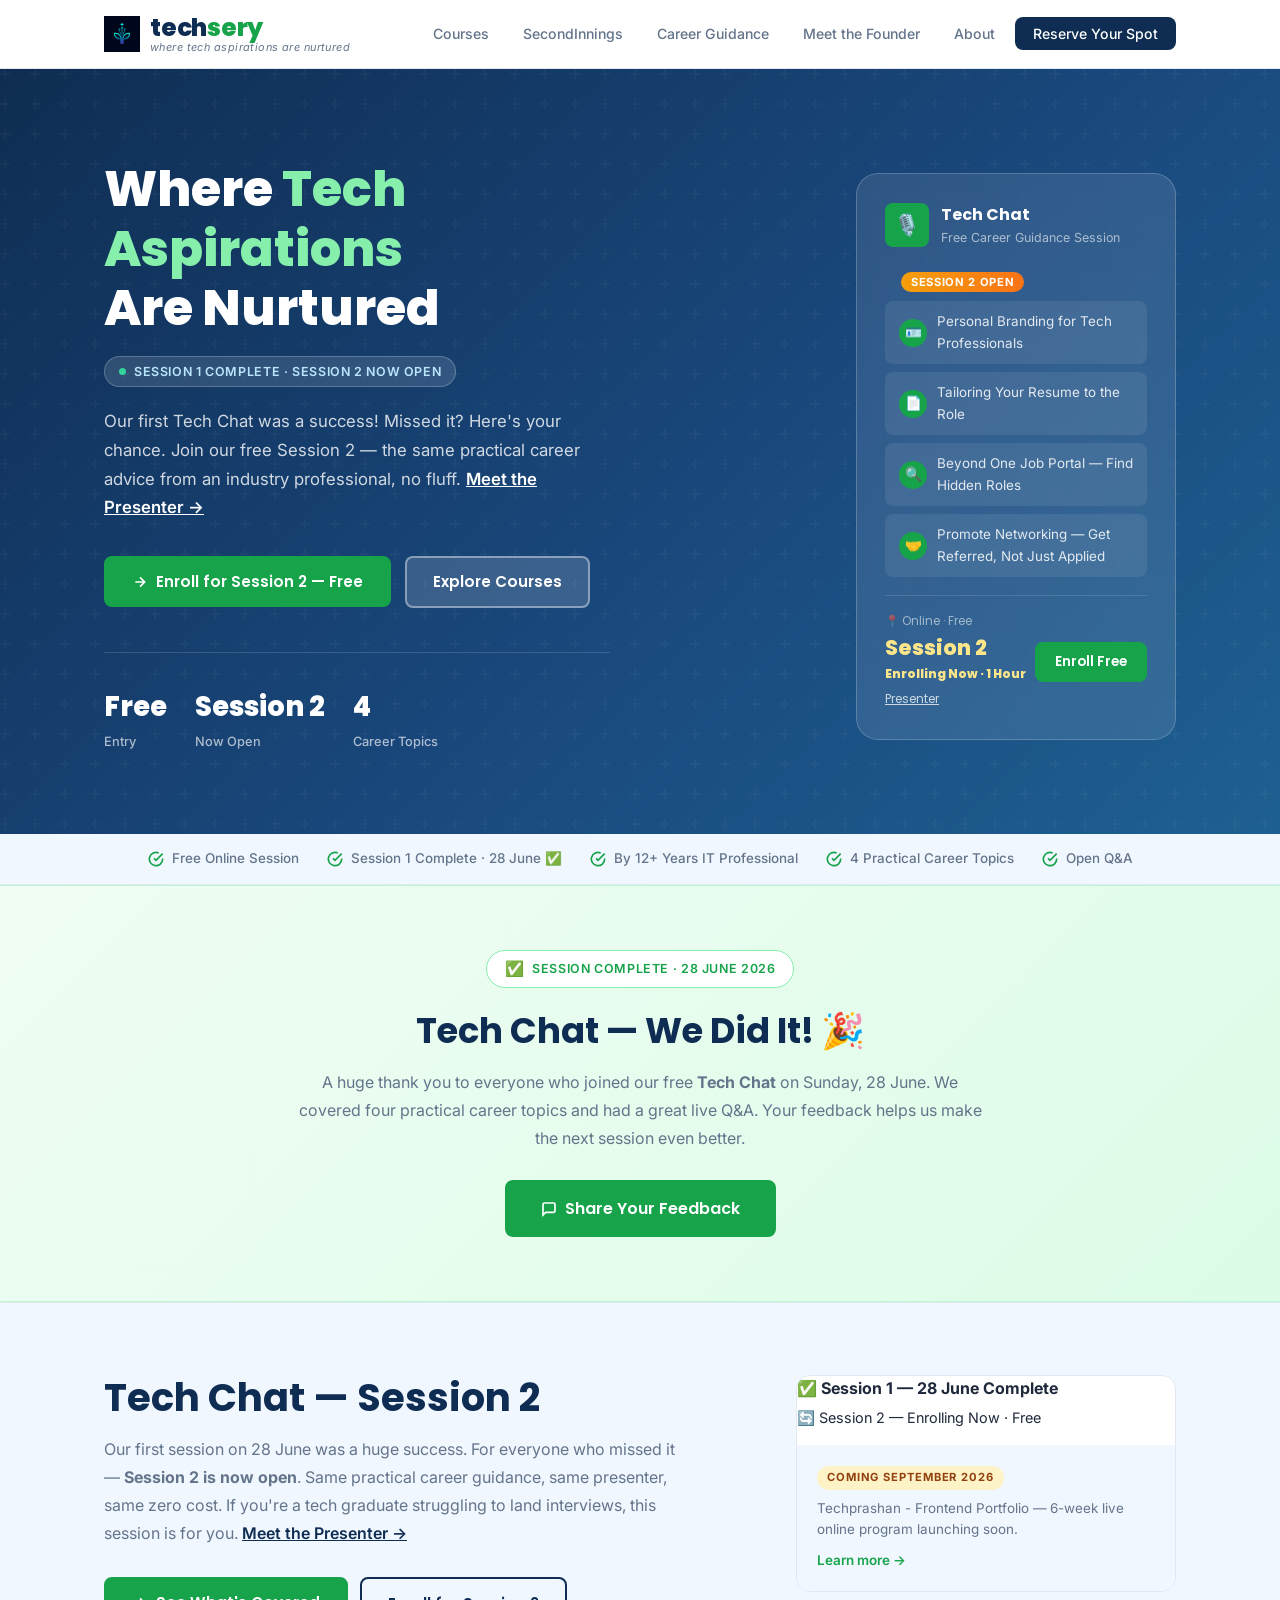
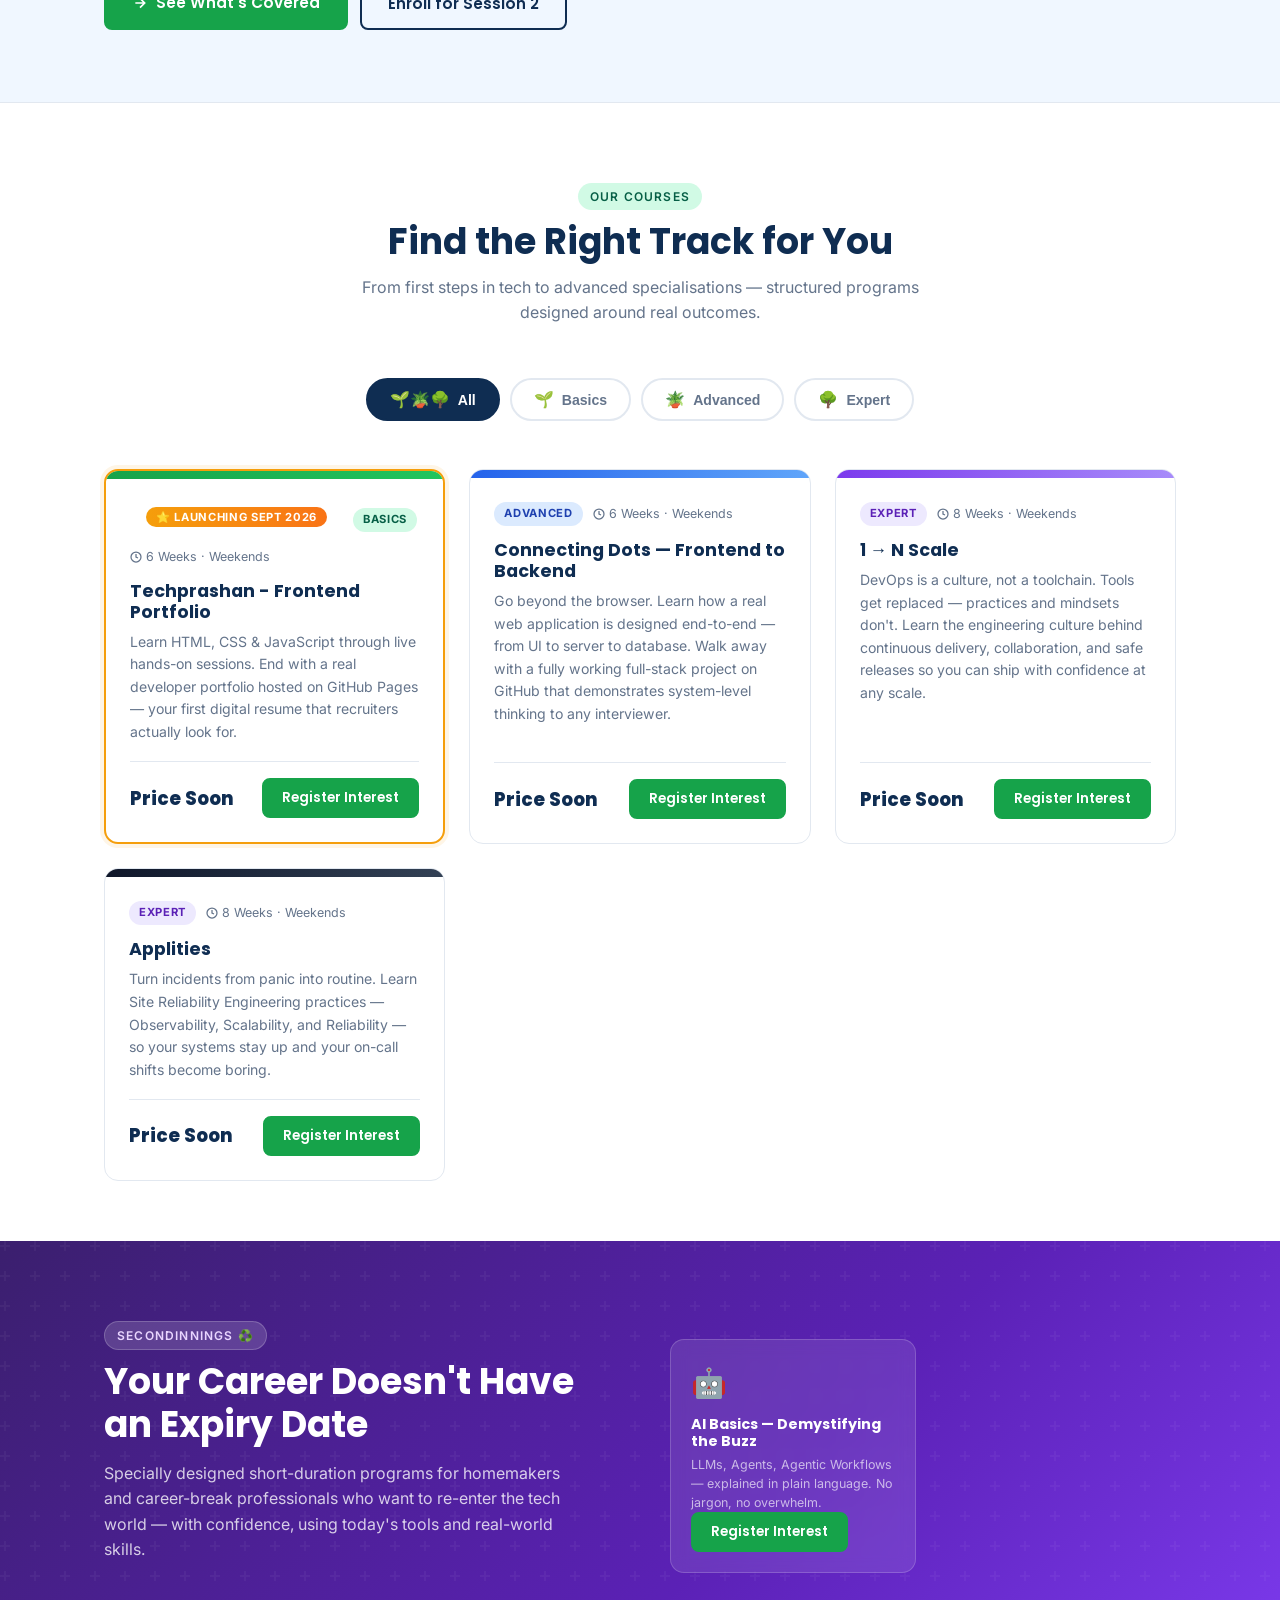
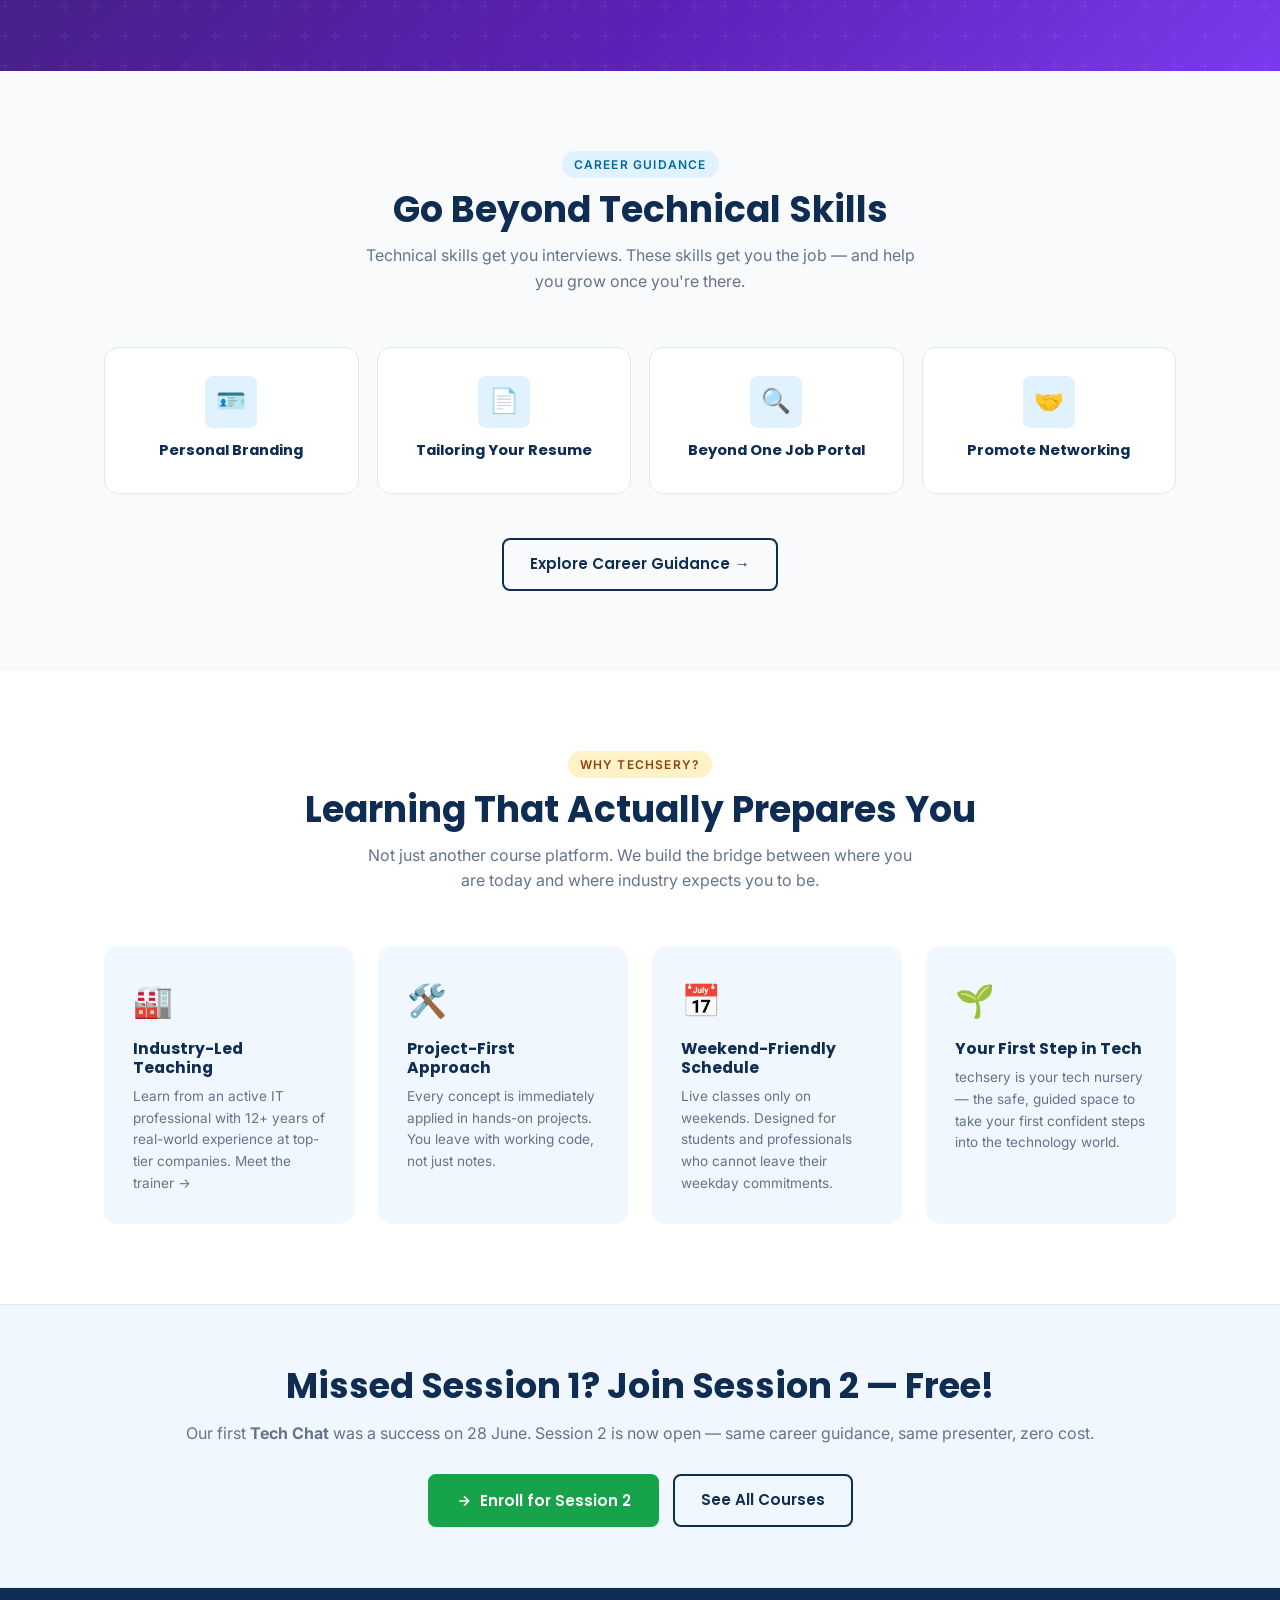
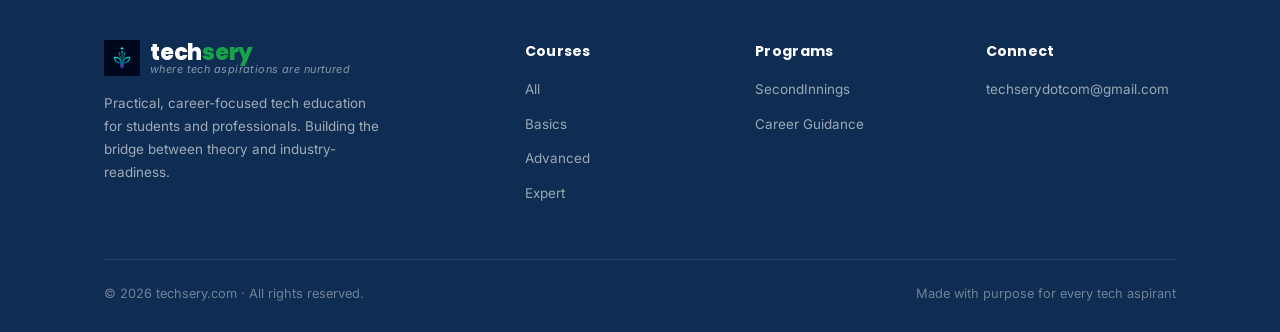
<file: index.html>
<!DOCTYPE html>
<html lang="en">
<head>
  <meta charset="UTF-8" />
  <meta name="viewport" content="width=device-width, initial-scale=1.0" />
  <meta name="description" content="techsery — where tech aspirations are nurtured. Practical, career-focused IT training for students and professionals." />
  <meta property="og:title" content="techsery — where tech aspirations are nurtured" />
  <meta property="og:description" content="Practical, hands-on IT training that bridges the gap between college theory and real-world careers." />
  <meta property="og:type" content="website" />
  <meta property="og:url" content="https://techsery.com" />
  <title>techsery — where tech aspirations are nurtured</title>
  <link rel="icon" type="image/png" href="images/techsery-icon.png" />
  <link rel="preconnect" href="https://fonts.googleapis.com" />
  <link rel="preconnect" href="https://fonts.gstatic.com" crossorigin />
  <link href="https://fonts.googleapis.com/css2?family=Inter:wght@400;500;600&family=Poppins:wght@600;700;800&display=swap" rel="stylesheet" />
  <link rel="stylesheet" href="css/style.css" />
</head>
<body>

  <!-- ======================================================
       NAVIGATION
  ====================================================== -->
  <div id="site-nav"></div>

  <!-- ======================================================
       HERO
  ====================================================== -->
  <header class="hero" aria-labelledby="hero-heading">
    <div class="container">
      <div class="hero-content">
        <h1 id="hero-heading">
          Where <span class="highlight">Tech Aspirations</span><br />
          Are Nurtured
        </h1>
        <span class="cg-session-pill">
          <span class="cg-live-dot"></span>
          SESSION 1 COMPLETE · SESSION 2 NOW OPEN
        </span>
        <p class="hero-sub">
          Our first Tech Chat was a success! Missed it? Here's your chance.
          Join our free Session 2 — the same practical career advice from an
          industry professional, no fluff.
          <a href="founder.html">Meet the Presenter →</a>
        </p>

        <div class="hero-actions">
          <button class="btn btn-primary" onclick="document.getElementById('techChatModal').classList.add('open')">
            <svg width="16" height="16" viewBox="0 0 24 24" fill="none" stroke="currentColor" stroke-width="2.5" aria-hidden="true"><path d="M5 12h14M12 5l7 7-7 7"/></svg>
            Enroll for Session 2 — Free
          </button>
          <a href="#courses" class="btn btn-ghost">Explore Courses</a>
        </div>

        <div class="hero-stats" aria-label="Key highlights">
          <div class="hero-stat">
            <strong>Free</strong>
            <span>Entry</span>
          </div>
          <div class="hero-stat">
            <strong>Session 2</strong>
            <span>Now Open</span>
          </div>
          <div class="hero-stat">
            <strong>4</strong>
            <span>Career Topics</span>
          </div>
        </div>
      </div>

      <!-- Tech Chat session card -->
      <div class="hero-visual" aria-hidden="true">
        <div class="hero-card">
          <div class="hero-card-header">
            <div class="hero-card-icon">🎙️</div>
            <div>
              <div class="hero-card-title">Tech Chat</div>
              <div class="hero-card-sub">Free Career Guidance Session</div>
            </div>
          </div>
          <div style="padding:0 1rem 0.5rem">
            <span class="badge badge-featured">Session 2 Open</span>
          </div>

          <div class="hero-card-week">
            <span class="wk-num">🪪</span>
            Personal Branding for Tech Professionals
          </div>
          <div class="hero-card-week">
            <span class="wk-num">📄</span>
            Tailoring Your Resume to the Role
          </div>
          <div class="hero-card-week">
            <span class="wk-num">🔍</span>
            Beyond One Job Portal — Find Hidden Roles
          </div>
          <div class="hero-card-week">
            <span class="wk-num">🤝</span>
            Promote Networking — Get Referred, Not Just Applied
          </div>
          <div class="hero-card-footer">
            <div class="hero-card-price">
              <span class="label">📍 Online · Free</span>
              <span class="amount">Session 2</span>
              <span class="amount" style="display:block;font-size:0.75rem;">Enrolling Now · 1 Hour</span>
              <a href="founder.html" class="hero-card-presenter-link">Presenter</a>
            </div>
            <button class="btn btn-primary btn-sm" onclick="document.getElementById('techChatModal').classList.add('open')">Enroll Free</button>
          </div>
        </div>
      </div>
    </div>
  </header>

  <!-- ======================================================
       TRUST BAR
  ====================================================== -->
  <div class="trust-bar" aria-label="Session highlights">
    <div class="container">
      <div class="trust-item">
        <svg width="16" height="16" viewBox="0 0 24 24" fill="none" stroke="currentColor" stroke-width="2.5" aria-hidden="true"><path d="M22 11.08V12a10 10 0 1 1-5.93-9.14"/><polyline points="22 4 12 14.01 9 11.01"/></svg>
        Free Online Session
      </div>
      <div class="trust-item">
        <svg width="16" height="16" viewBox="0 0 24 24" fill="none" stroke="currentColor" stroke-width="2.5" aria-hidden="true"><path d="M22 11.08V12a10 10 0 1 1-5.93-9.14"/><polyline points="22 4 12 14.01 9 11.01"/></svg>
        Session 1 Complete · 28 June ✅
      </div>
      <div class="trust-item">
        <svg width="16" height="16" viewBox="0 0 24 24" fill="none" stroke="currentColor" stroke-width="2.5" aria-hidden="true"><path d="M22 11.08V12a10 10 0 1 1-5.93-9.14"/><polyline points="22 4 12 14.01 9 11.01"/></svg>
        By 12+ Years IT Professional
      </div>
      <div class="trust-item">
        <svg width="16" height="16" viewBox="0 0 24 24" fill="none" stroke="currentColor" stroke-width="2.5" aria-hidden="true"><path d="M22 11.08V12a10 10 0 1 1-5.93-9.14"/><polyline points="22 4 12 14.01 9 11.01"/></svg>
        4 Practical Career Topics
      </div>
      <div class="trust-item">
        <svg width="16" height="16" viewBox="0 0 24 24" fill="none" stroke="currentColor" stroke-width="2.5" aria-hidden="true"><path d="M22 11.08V12a10 10 0 1 1-5.93-9.14"/><polyline points="22 4 12 14.01 9 11.01"/></svg>
        Open Q&amp;A
      </div>
    </div>
  </div>

  <!-- ======================================================
       TECH CHAT — FEEDBACK (SESSION COMPLETE)
  ====================================================== -->
  <section class="feedback-section" id="tech-chat-feedback" aria-labelledby="fb-heading">
    <div class="container">
      <div class="fb-inner">
        <div class="fb-badge">
          <span class="fb-check-icon">✅</span>
          <span>Session Complete · 28 June 2026</span>
        </div>
        <h2 id="fb-heading">Tech Chat — We Did It! 🎉</h2>
        <p class="fb-sub">
          A huge thank you to everyone who joined our free <strong>Tech Chat</strong>
          on Sunday, 28 June. We covered four practical career topics and had a
          great live Q&amp;A. Your feedback helps us make the next session even better.
        </p>
        <button class="btn btn-primary fb-cta" onclick="document.getElementById('feedbackModal').classList.add('open')">
          <svg width="16" height="16" viewBox="0 0 24 24" fill="none" stroke="currentColor" stroke-width="2.5" aria-hidden="true"><path d="M21 15a2 2 0 0 1-2 2H7l-4 4V5a2 2 0 0 1 2-2h14a2 2 0 0 1 2 2z"/></svg>
          Share Your Feedback
        </button>
      </div>
    </div>
  </section>

  <!-- ======================================================
       TECH CHAT SESSION
  ====================================================== -->
  <section class="tech-chat-session" id="tech-chat-session" aria-labelledby="ls-heading">
    <div class="container">
      <div class="ls-inner">

        <div class="ls-content">
          <h2 id="ls-heading">Tech Chat — Session 2</h2>
          <p class="ls-lead">
            Our first session on 28 June was a huge success. For everyone who
            missed it — <strong>Session 2 is now open</strong>. Same practical career guidance,
            same presenter, same zero cost. If you're a tech graduate struggling
            to land interviews, this session is for you. <a href="founder.html">Meet the Presenter →</a>
          </p>

          <div class="ls-actions">
            <a href="career-guidance.html" class="btn btn-primary">
              <svg width="16" height="16" viewBox="0 0 24 24" fill="none" stroke="currentColor" stroke-width="2.5" aria-hidden="true"><path d="M5 12h14M12 5l7 7-7 7"/></svg>
              See What's Covered
            </a>
            <button class="btn btn-outline ls-btn-outline" onclick="document.getElementById('techChatModal').classList.add('open')">
              Enroll for Session 2
            </button>
          </div>
        </div>

        <div class="ls-details-panel" aria-label="Event details">
          <div class="ls-detail-card">
            <div class="ls-event-meta" style="margin-bottom:1rem;">
              <p style="margin:0 0 0.25rem;"><strong>✅ Session 1 — 28 June Complete</strong></p>
              <p style="margin:0;font-size:0.9rem;">🔄 Session 2 — Enrolling Now · Free</p>
            </div>
            <div class="ls-bootcamp-teaser">
              <span class="ls-teaser-label">Coming September 2026</span>
              <p>Techprashan - Frontend Portfolio — 6-week live online program launching soon.</p>
              <a href="#featured-course">Learn more →</a>
            </div>
          </div>
        </div>

      </div>
    </div>
  </section>

  <!-- ======================================================
       COURSES SECTION
  ====================================================== -->
  <section class="courses-section" id="courses" aria-labelledby="courses-heading">
    <div class="container">
      <div class="section-header">
        <span class="section-label" style="background:#d1fae5;color:#065f46;">Our Courses</span>
        <h2 class="section-title" id="courses-heading">Find the Right Track for You</h2>
        <p class="section-sub">
          From first steps in tech to advanced specialisations — structured programs
          designed around real outcomes.
        </p>
      </div>

      <!-- Category filter tabs -->
      <div class="category-tabs" role="tablist" aria-label="Course categories">
        <button class="cat-tab active" role="tab" aria-selected="true" data-filter="all">
          <span class="cat-icon">🌱🪴🌳</span> All
        </button>
        <button class="cat-tab" role="tab" aria-selected="false" data-filter="basics">
          <span class="cat-icon">🌱</span> Basics
        </button>
        <button class="cat-tab" role="tab" aria-selected="false" data-filter="advanced">
          <span class="cat-icon">🪴</span> Advanced
        </button>
        <button class="cat-tab" role="tab" aria-selected="false" data-filter="expert">
          <span class="cat-icon">🌳</span> Expert
        </button>
      </div>

      <!-- Course cards -->
      <div class="courses-grid" role="list">

        <!-- ── Featured: Techprashan - Frontend Portfolio ── -->
        <article class="course-card featured" role="listitem" id="featured-course" data-category="basics">
          <div class="course-card-banner" style="background:linear-gradient(90deg,#16a34a,#22c55e);"></div>
          <div class="course-card-body">
            <div class="course-meta">
              <div style="padding:0 1rem 0.5rem">
                <span class="badge badge-featured">⭐ Launching Sept 2026</span>
              </div>
              <span class="badge badge-basics">Basics</span>
              <span class="course-duration">
                <svg width="12" height="12" viewBox="0 0 24 24" fill="none" stroke="currentColor" stroke-width="2.5" aria-hidden="true"><circle cx="12" cy="12" r="10"/><polyline points="12 6 12 12 16 14"/></svg>
                6 Weeks · Weekends
              </span>
            </div>
            <h3>Techprashan - Frontend Portfolio</h3>
            <p>
              Learn HTML, CSS &amp; JavaScript through live hands-on sessions. End with
              a real developer portfolio hosted on GitHub Pages — your first digital
              resume that recruiters actually look for.
            </p>
            <div class="course-card-footer">
              <div class="course-price">Price Soon</div>
              <button class="btn btn-primary btn-sm" onclick="document.getElementById('interestModal').classList.add('open')">Register Interest</button>
            </div>
          </div>
        </article>

        <!-- ── Advanced: Connecting Dots ── -->
        <article class="course-card" role="listitem" data-category="advanced">
          <div class="course-card-banner" style="background:linear-gradient(90deg,#2563eb,#60a5fa);"></div>
          <div class="course-card-body">
            <div class="course-meta">
              <span class="badge badge-advanced">Advanced</span>
              <span class="course-duration">
                <svg width="12" height="12" viewBox="0 0 24 24" fill="none" stroke="currentColor" stroke-width="2.5" aria-hidden="true"><circle cx="12" cy="12" r="10"/><polyline points="12 6 12 12 16 14"/></svg>
                6 Weeks · Weekends
              </span>
            </div>
            <h3>Connecting Dots — Frontend to Backend</h3>
            <p>
              Go beyond the browser. Learn how a real web application is designed
              end-to-end — from UI to server to database. Walk away with a fully
              working full-stack project on GitHub that demonstrates system-level
              thinking to any interviewer.
            </p>
            <div class="course-card-footer">
              <div class="course-price">Price Soon</div>
              <button class="btn btn-primary btn-sm" onclick="document.getElementById('connectingDotsModal').classList.add('open')">Register Interest</button>
            </div>
          </div>
        </article>

        <!-- ── Expert: 1 → N Scale ── -->
        <article class="course-card" role="listitem" data-category="expert">
          <div class="course-card-banner" style="background:linear-gradient(90deg,#7c3aed,#a78bfa);"></div>
          <div class="course-card-body">
            <div class="course-meta">
              <span class="badge badge-expert">Expert</span>
              <span class="course-duration">
                <svg width="12" height="12" viewBox="0 0 24 24" fill="none" stroke="currentColor" stroke-width="2.5" aria-hidden="true"><circle cx="12" cy="12" r="10"/><polyline points="12 6 12 12 16 14"/></svg>
                8 Weeks · Weekends
              </span>
            </div>
            <h3>1 &#8594; N Scale</h3>
            <p>
              DevOps is a culture, not a toolchain. Tools get replaced — practices
              and mindsets don't. Learn the engineering culture behind continuous
              delivery, collaboration, and safe releases so you can ship with
              confidence at any scale.
            </p>
            <div class="course-card-footer">
              <div class="course-price">Price Soon</div>
              <button class="btn btn-primary btn-sm" onclick="document.getElementById('devopsModal').classList.add('open')">Register Interest</button>
            </div>
          </div>
        </article>

        <!-- ── Expert: Applities → SRE ── -->
        <article class="course-card" role="listitem" data-category="expert">
          <div class="course-card-banner" style="background:linear-gradient(90deg,#0f172a,#334155);"></div>
          <div class="course-card-body">
            <div class="course-meta">
              <span class="badge badge-expert">Expert</span>
              <span class="course-duration">
                <svg width="12" height="12" viewBox="0 0 24 24" fill="none" stroke="currentColor" stroke-width="2.5" aria-hidden="true"><circle cx="12" cy="12" r="10"/><polyline points="12 6 12 12 16 14"/></svg>
                8 Weeks · Weekends
              </span>
            </div>
            <h3>Applities</h3>
            <p>
              Turn incidents from panic into routine. Learn Site Reliability
              Engineering practices — Observability, Scalability, and Reliability —
              so your systems stay up and your on-call shifts become boring.
            </p>
            <div class="course-card-footer">
              <div class="course-price">Price Soon</div>
              <button class="btn btn-primary btn-sm" onclick="document.getElementById('sreModal').classList.add('open')">Register Interest</button>
            </div>
          </div>
        </article>

        <!-- Empty state -->
        <div class="courses-empty" id="coursesEmpty" style="display:none;">
          <p>🛠️ Course content is being prepared for you. Check back soon!</p>
        </div>

      </div>
    </div>
  </section>

  <!-- ======================================================
       SECOND INNINGS SECTION
  ====================================================== -->
  <section class="second-innings" id="second-innings" aria-labelledby="si-heading">
    <div class="container">
      <div class="si-text">
        <span class="section-label si-label">SecondInnings ♻️</span>
        <h2 class="section-title si-title" id="si-heading">
          Your Career Doesn't Have an Expiry Date
        </h2>
        <p class="si-sub">
          Specially designed short-duration programs for homemakers and career-break
          professionals who want to re-enter the tech world — with confidence, using
          today's tools and real-world skills.
        </p>
      </div>

      <div class="si-cards" aria-label="SecondInnings courses">
        <div class="si-card">
          <div class="si-card-icon">🤖</div>
          <h4>AI Basics — Demystifying the Buzz</h4>
          <p>LLMs, Agents, Agentic Workflows — explained in plain language. No jargon, no overwhelm.</p>
          <button class="btn btn-primary btn-sm" onclick="document.getElementById('aiBasicsModal').classList.add('open')">Register Interest</button>
        </div>
      </div>
    </div>
  </section>

  <!-- ======================================================
       CAREER GUIDANCE SECTION
  ====================================================== -->
  <section class="career-section" id="career-guidance" aria-labelledby="cg-heading">
    <div class="container">
      <div class="section-header">
        <span class="section-label" style="background:#e0f2fe;color:#0369a1;">Career Guidance</span>
        <h2 class="section-title" id="cg-heading">Go Beyond Technical Skills</h2>
        <p class="section-sub">
          Technical skills get you interviews. These skills get you the job — and
          help you grow once you're there.
        </p>
      </div>

      <div class="career-grid" aria-label="Career guidance modules">
        <a href="career-guidance.html#personal-branding" class="career-card">
          <div class="career-icon">🪪</div>
          <h4>Personal Branding</h4>
        </a>
        <a href="career-guidance.html#resume-tailoring" class="career-card">
          <div class="career-icon">📄</div>
          <h4>Tailoring Your Resume</h4>
        </a>
        <a href="career-guidance.html#job-portals" class="career-card">
          <div class="career-icon">🔍</div>
          <h4>Beyond One Job Portal</h4>
        </a>
        <a href="career-guidance.html#networking" class="career-card">
          <div class="career-icon">🤝</div>
          <h4>Promote Networking</h4>
        </a>

      </div>

      <div class="career-cta">
        <a href="career-guidance.html" class="btn btn-outline">Explore Career Guidance →</a>
      </div>
    </div>
  </section>

  <!-- ======================================================
       WHY TECHSERY
  ====================================================== -->
  <section class="why-section" id="why-techsery" aria-labelledby="why-heading">
    <div class="container">
      <div class="section-header">
        <span class="section-label" style="background:#fef3c7;color:#92400e;">Why techsery?</span>
        <h2 class="section-title" id="why-heading">Learning That Actually Prepares You</h2>
        <p class="section-sub">
          Not just another course platform. We build the bridge between where you
          are today and where industry expects you to be.
        </p>
      </div>

      <div class="why-grid">
        <div class="why-card">
          <div class="why-icon">🏭</div>
          <h4>Industry-Led Teaching</h4>
          <p>Learn from an active IT professional with 12+ years of real-world experience at top-tier companies.
             <a href="founder.html">Meet the trainer →</a></p>
        </div>
        <div class="why-card">
          <div class="why-icon">🛠️</div>
          <h4>Project-First Approach</h4>
          <p>Every concept is immediately applied in hands-on projects. You leave
             with working code, not just notes.</p>
        </div>
        <div class="why-card">
          <div class="why-icon">📅</div>
          <h4>Weekend-Friendly Schedule</h4>
          <p>Live classes only on weekends. Designed for students and professionals
             who cannot leave their weekday commitments.</p>
        </div>
        <div class="why-card">
          <div class="why-icon">🌱</div>
          <h4>Your First Step in Tech</h4>
          <p>techsery is your tech nursery — the safe, guided space to take your
             first confident steps into the technology world.</p>
        </div>
      </div>
    </div>
  </section>

  <!-- ======================================================
       CTA BANNER
  ====================================================== -->
  <section class="cta-banner" aria-labelledby="cta-heading">
    <div class="container">
      <h2 id="cta-heading">Missed Session 1? Join Session 2 — Free!</h2>
      <p>
        Our first <strong>Tech Chat</strong> was a success on 28 June.
        Session 2 is now open — same career guidance, same presenter, zero cost.
      </p>
      <div class="cta-actions">
        <button class="btn btn-primary" onclick="document.getElementById('techChatModal').classList.add('open')">
          <svg width="16" height="16" viewBox="0 0 24 24" fill="none" stroke="currentColor" stroke-width="2.5" aria-hidden="true"><path d="M5 12h14M12 5l7 7-7 7"/></svg>
          Enroll for Session 2
        </button>
        <a href="#courses" class="btn btn-outline">See All Courses</a>
      </div>
    </div>
  </section>

  <!-- ======================================================
       FOOTER
  ====================================================== -->
  <div id="site-footer"></div>

  <!-- ======================================================
       SCRIPT — Shared components + category filter
  ====================================================== -->
  <script src="js/components.js"></script>
  <script>
    // ── Course category filter tabs ──
    const catTabs    = document.querySelectorAll('.cat-tab');
    const courseCards = document.querySelectorAll('.courses-grid .course-card');

    catTabs.forEach(tab => {
      tab.addEventListener('click', () => {
        // Update tab state
        catTabs.forEach(t => {
          t.classList.remove('active');
          t.setAttribute('aria-selected', 'false');
        });
        tab.classList.add('active');
        tab.setAttribute('aria-selected', 'true');

        const filter = tab.dataset.filter;

        // Show / hide cards
        let visible = 0;
        courseCards.forEach(card => {
          if (filter === 'all' || card.dataset.category === filter) {
            card.style.display = '';
            card.style.animation = 'fadeIn .3s ease forwards';
            visible++;
          } else {
            card.style.display = 'none';
          }
        });

        // Show empty state when no cards match
        document.getElementById('coursesEmpty').style.display = visible === 0 ? '' : 'none';
      });
    });

    // ── Activate filter from URL param (e.g. ?filter=basics) ──
    const urlFilter = new URLSearchParams(window.location.search).get('filter');
    if (urlFilter) {
      const targetTab = document.querySelector('.cat-tab[data-filter="' + urlFilter + '"]');
      if (targetTab) { targetTab.click(); }
    }
  </script>

  <style>
    @keyframes fadeIn {
      from { opacity: 0; transform: translateY(8px); }
      to   { opacity: 1; transform: translateY(0); }
    }
  </style>

  <!-- ======================================================
       TECH CHAT ENROLLMENT MODAL
  ====================================================== -->
  <div class="modal-overlay" id="techChatModal" role="dialog" aria-modal="true" aria-labelledby="techChatModalTitle">
    <div class="modal-box">
      <div class="modal-header">
        <h2 id="techChatModalTitle">Enroll for Session 2 — Tech Chat</h2>
        <button class="modal-close" onclick="document.getElementById('techChatModal').classList.remove('open')" aria-label="Close modal">&times;</button>
      </div>
      <div class="modal-batch-notice" role="note">
        <span class="batch-icon">✅</span>
        <p><strong>Session 1 was a success on 28 June!</strong> Session 2 is now open for everyone who missed it. Sessions are capped at 20 seats — <strong>enroll now to secure your spot.</strong></p>
      </div>
      <div class="modal-loader" id="techChatFormLoader">
        <div class="modal-spinner"></div>
        <p>Loading form&hellip;</p>
      </div>
      <iframe
        src="https://docs.google.com/forms/d/e/1FAIpQLSf1AuiK_y97QD5kKgovoYYYQsAbdeGdjlh0hVMuYjYq0dOFMg/viewform?embedded=true"
        id="techChatFormIframe"
        width="100%"
        height="700"
        frameborder="0"
        marginheight="0"
        marginwidth="0"
        title="Tech Chat Enrollment Form"
        style="display:none"
        onload="document.getElementById('techChatFormLoader').style.display='none'; this.style.display='block';">Loading&hellip;</iframe>
    </div>
  </div>

  <!-- ======================================================
       REGISTER INTEREST MODAL
  ====================================================== -->
  <div class="modal-overlay" id="interestModal" role="dialog" aria-modal="true" aria-labelledby="modalTitle">
    <div class="modal-box">
      <div class="modal-header">
        <h2 id="modalTitle">Register Interest — Techprashan - Frontend Portfolio</h2>
        <button class="modal-close" onclick="document.getElementById('interestModal').classList.remove('open')" aria-label="Close modal">&times;</button>
      </div>
      <div class="modal-loader" id="formLoader">
        <div class="modal-spinner"></div>
        <p>Loading form&hellip;</p>
      </div>
      <iframe
        src="https://docs.google.com/forms/d/e/1FAIpQLSd2NSrIZM_IWFO4gRy56DG_UtGu91vDkzZFvsgvsNdF11oqsA/viewform?embedded=true"
        id="interestFormIframe"
        width="100%"
        height="700"
        frameborder="0"
        marginheight="0"
        marginwidth="0"
        title="Register Interest Form"
        style="display:none"
        onload="document.getElementById('formLoader').style.display='none'; this.style.display='block';">Loading&hellip;</iframe>
    </div>
  </div>

  <!-- ======================================================
       SRE (APPLITIES → SRE) REGISTER INTEREST MODAL
  ====================================================== -->
  <div class="modal-overlay" id="sreModal" role="dialog" aria-modal="true" aria-labelledby="sreModalTitle">
    <div class="modal-box">
      <div class="modal-header">
        <h2 id="sreModalTitle">Register Interest — Applities &#8594; SRE</h2>
        <button class="modal-close" onclick="document.getElementById('sreModal').classList.remove('open')" aria-label="Close modal">&times;</button>
      </div>
      <div class="modal-loader" id="sreFormLoader">
        <div class="modal-spinner"></div>
        <p>Loading form&hellip;</p>
      </div>
      <iframe
        src="https://docs.google.com/forms/d/e/1FAIpQLScYF1RtclwMhn8v6r4dukyYfflILkAecXz9mNdJFXiZZmByDg/viewform?embedded=true"
        id="sreFormIframe"
        width="100%"
        height="700"
        frameborder="0"
        marginheight="0"
        marginwidth="0"
        title="Applities to SRE Register Interest Form"
        style="display:none"
        onload="document.getElementById('sreFormLoader').style.display='none'; this.style.display='block';">Loading&hellip;</iframe>
    </div>
  </div>

  <!-- ======================================================
       DEVOPS (1 → N SCALE) REGISTER INTEREST MODAL
  ====================================================== -->
  <div class="modal-overlay" id="devopsModal" role="dialog" aria-modal="true" aria-labelledby="devopsModalTitle">
    <div class="modal-box">
      <div class="modal-header">
        <h2 id="devopsModalTitle">Register Interest — 1 &#8594; N Scale</h2>
        <button class="modal-close" onclick="document.getElementById('devopsModal').classList.remove('open')" aria-label="Close modal">&times;</button>
      </div>
      <div class="modal-loader" id="devopsFormLoader">
        <div class="modal-spinner"></div>
        <p>Loading form&hellip;</p>
      </div>
      <iframe
        src="https://docs.google.com/forms/d/e/1FAIpQLScFOS_igOWlRHlgqVXoUxEj9ASATqdUfkpp-piH3JFqKnP2BQ/viewform?embedded=true"
        id="devopsFormIframe"
        width="100%"
        height="700"
        frameborder="0"
        marginheight="0"
        marginwidth="0"
        title="1 to N Scale Register Interest Form"
        style="display:none"
        onload="document.getElementById('devopsFormLoader').style.display='none'; this.style.display='block';">Loading&hellip;</iframe>
    </div>
  </div>

  <!-- ======================================================
       CONNECTING DOTS REGISTER INTEREST MODAL
  ====================================================== -->
  <div class="modal-overlay" id="connectingDotsModal" role="dialog" aria-modal="true" aria-labelledby="connectingDotsModalTitle">
    <div class="modal-box">
      <div class="modal-header">
        <h2 id="connectingDotsModalTitle">Register Interest — Connecting Dots</h2>
        <button class="modal-close" onclick="document.getElementById('connectingDotsModal').classList.remove('open')" aria-label="Close modal">&times;</button>
      </div>
      <div class="modal-loader" id="connectingDotsFormLoader">
        <div class="modal-spinner"></div>
        <p>Loading form&hellip;</p>
      </div>
      <iframe
        src="https://docs.google.com/forms/d/e/1FAIpQLSfVHQtbOzj3T-nqljWJQc27Lb6FzakTXbwIxmW9TgxDuJGa1w/viewform?embedded=true"
        id="connectingDotsFormIframe"
        width="100%"
        height="700"
        frameborder="0"
        marginheight="0"
        marginwidth="0"
        title="Connecting Dots Register Interest Form"
        style="display:none"
        onload="document.getElementById('connectingDotsFormLoader').style.display='none'; this.style.display='block';">Loading&hellip;</iframe>
    </div>
  </div>

  <!-- ======================================================
       AI BASICS REGISTER INTEREST MODAL
  ====================================================== -->
  <div class="modal-overlay" id="aiBasicsModal" role="dialog" aria-modal="true" aria-labelledby="aiBasicsModalTitle">
    <div class="modal-box">
      <div class="modal-header">
        <h2 id="aiBasicsModalTitle">Register Interest — AI Basics</h2>
        <button class="modal-close" onclick="document.getElementById('aiBasicsModal').classList.remove('open')" aria-label="Close modal">&times;</button>
      </div>
      <div class="modal-loader" id="aiBasicsFormLoader">
        <div class="modal-spinner"></div>
        <p>Loading form&hellip;</p>
      </div>
      <iframe
        src="https://docs.google.com/forms/d/e/1FAIpQLSf_5gGs7QFr8C3uAUpn9eOQnZPuhVRYc0OwrxQ82a2x8tqxDw/viewform?embedded=true"
        id="aiBasicsFormIframe"
        width="100%"
        height="700"
        frameborder="0"
        marginheight="0"
        marginwidth="0"
        title="AI Basics Register Interest Form"
        style="display:none"
        onload="document.getElementById('aiBasicsFormLoader').style.display='none'; this.style.display='block';">Loading&hellip;</iframe>
    </div>
  </div>

  <!-- ======================================================
       TECH CHAT FEEDBACK MODAL
  ====================================================== -->
  <div class="modal-overlay" id="feedbackModal" role="dialog" aria-modal="true" aria-labelledby="feedbackModalTitle">
    <div class="modal-box">
      <div class="modal-header">
        <h2 id="feedbackModalTitle">Tech Chat Feedback — 28 June 2026</h2>
        <button class="modal-close" onclick="document.getElementById('feedbackModal').classList.remove('open')" aria-label="Close modal">&times;</button>
      </div>
      <div class="modal-loader" id="feedbackFormLoader">
        <div class="modal-spinner"></div>
        <p>Loading form&hellip;</p>
      </div>
      <iframe
        src="https://docs.google.com/forms/d/e/1FAIpQLScZZ1tnq1HzCxFEQGjZwFlnCgh-BpApjCbWbA3uafLCGKqN6w/viewform?embedded=true"
        id="feedbackFormIframe"
        width="100%"
        height="700"
        frameborder="0"
        marginheight="0"
        marginwidth="0"
        title="Tech Chat Feedback Form"
        style="display:none"
        onload="document.getElementById('feedbackFormLoader').style.display='none'; this.style.display='block';">Loading&hellip;</iframe>
    </div>
  </div>

  <script>
    // Close modals on backdrop click
    ['techChatModal', 'interestModal', 'connectingDotsModal', 'devopsModal', 'sreModal', 'aiBasicsModal', 'feedbackModal'].forEach(function(id) {
      document.getElementById(id).addEventListener('click', function(e) {
        if (e.target === this) this.classList.remove('open');
      });
    });
    // Close modals on Escape key
    document.addEventListener('keydown', function(e) {
      if (e.key === 'Escape') {
        document.getElementById('techChatModal').classList.remove('open');
        document.getElementById('interestModal').classList.remove('open');
        document.getElementById('connectingDotsModal').classList.remove('open');
        document.getElementById('devopsModal').classList.remove('open');
        document.getElementById('sreModal').classList.remove('open');
        document.getElementById('aiBasicsModal').classList.remove('open');
        document.getElementById('feedbackModal').classList.remove('open');
      }
    });
  </script>

</body>
</html>
</file>
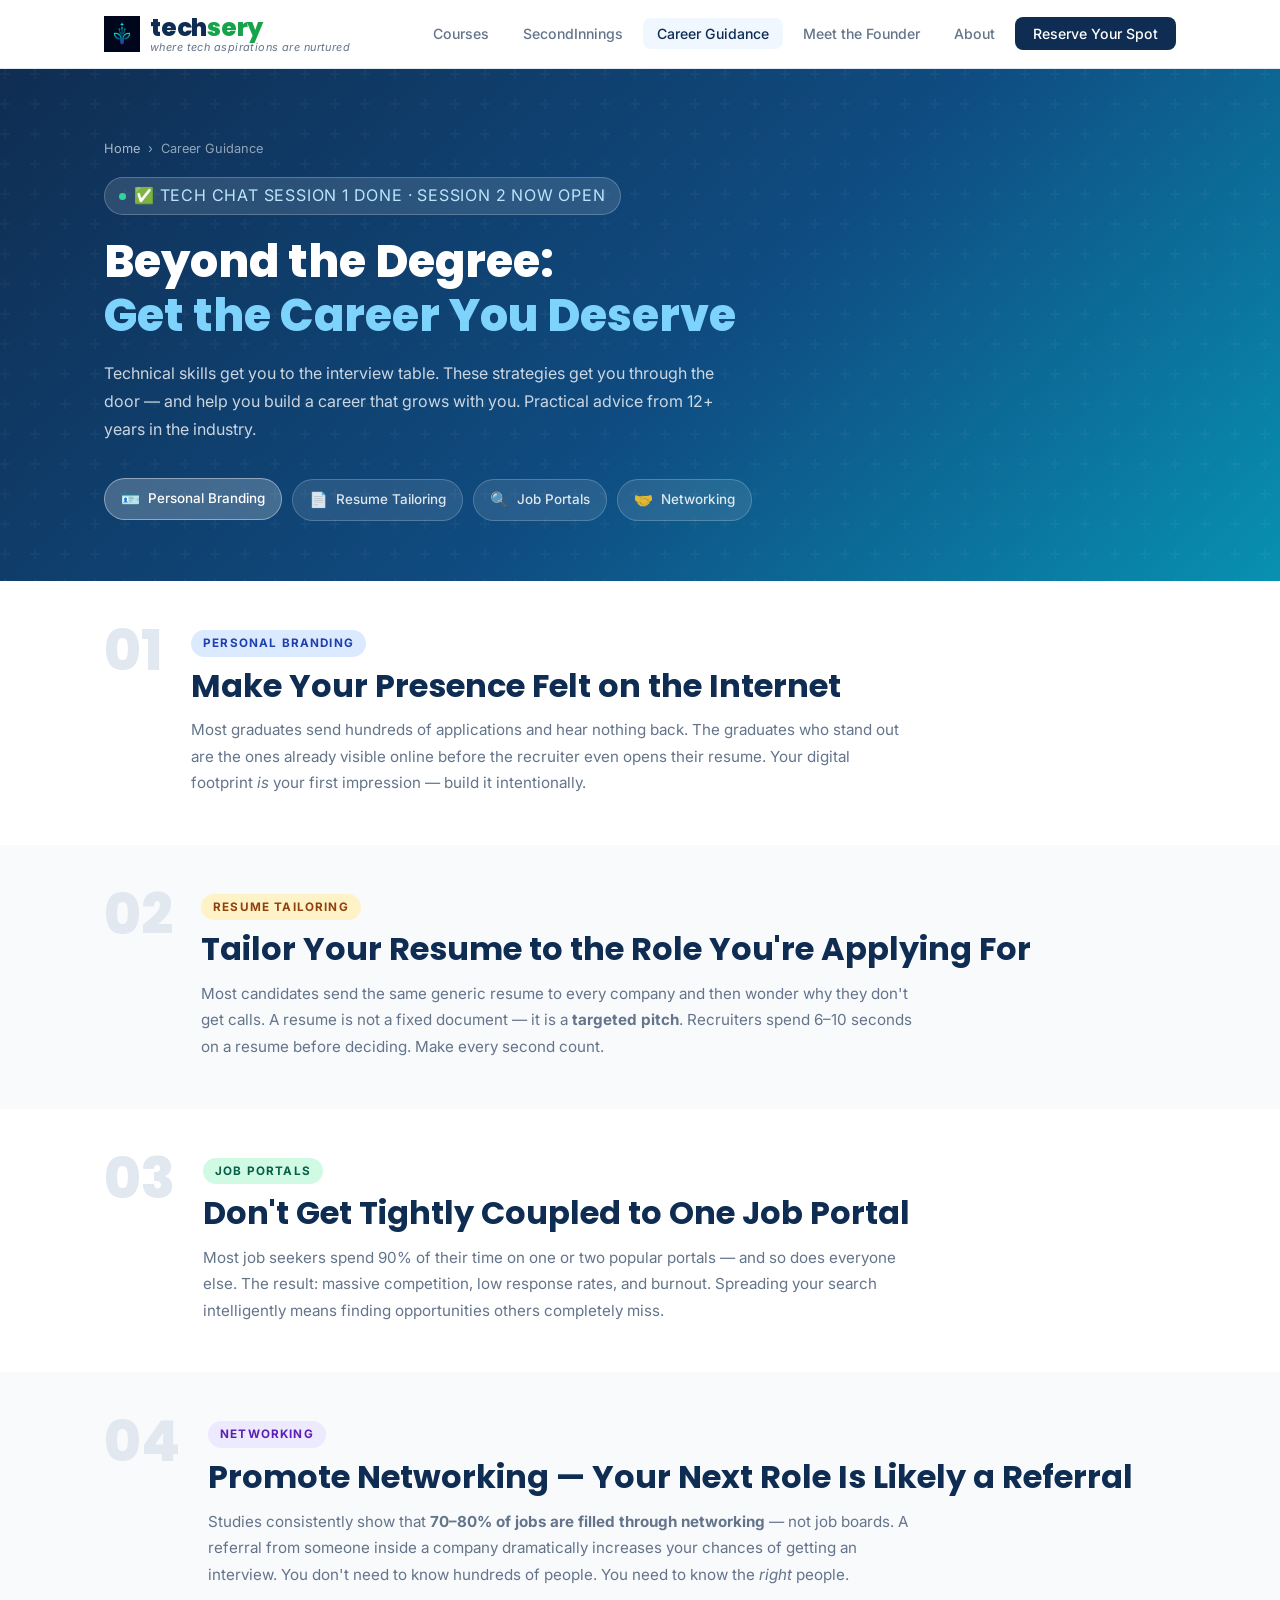
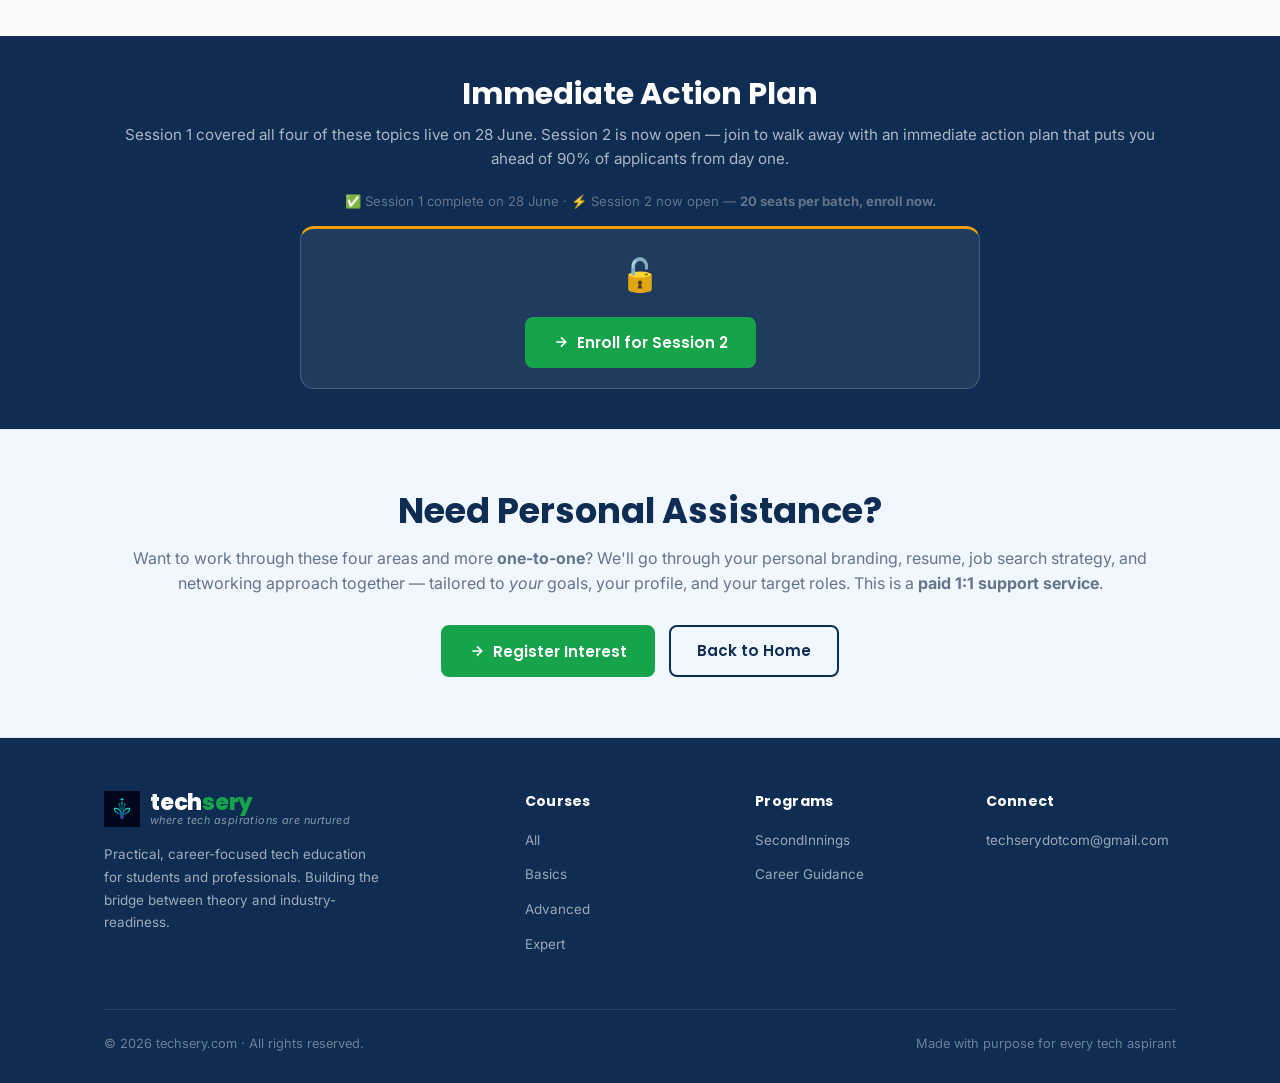
<file: career-guidance.html>
<!DOCTYPE html>
<html lang="en">
<head>
  <meta charset="UTF-8" />
  <meta name="viewport" content="width=device-width, initial-scale=1.0" />
  <meta name="description" content="Career Guidance at techsery — practical advice on personal branding, resume tailoring, job portals and networking for tech aspirants." />
  <meta property="og:title" content="Career Guidance — techsery" />
  <meta property="og:description" content="Practical career guidance for tech aspirants: personal branding, resume tailoring, job portals, and networking." />
  <meta property="og:type" content="website" />
  <meta property="og:url" content="https://techsery.com/career-guidance" />
  <title>Career Guidance — techsery</title>
  <link rel="icon" type="image/png" href="images/techsery-icon.png" />
  <link rel="preconnect" href="https://fonts.googleapis.com" />
  <link rel="preconnect" href="https://fonts.gstatic.com" crossorigin />
  <link href="https://fonts.googleapis.com/css2?family=Inter:wght@400;500;600&family=Poppins:wght@600;700;800&display=swap" rel="stylesheet" />
  <link rel="stylesheet" href="css/style.css" />
  <link rel="stylesheet" href="css/career-guidance.css" />
</head>
<body>

  <!-- ======================================================
       NAVIGATION
  ====================================================== -->
  <div id="site-nav"></div>

  <!-- ======================================================
       PAGE HERO
  ====================================================== -->
  <header class="cg-hero" aria-labelledby="cg-hero-heading">
    <div class="container">
      <div class="cg-hero-inner">
        <div class="cg-breadcrumb">
          <a href="index.html">Home</a>
          <span aria-hidden="true">›</span>
          <span>Career Guidance</span>
        </div>
        <button class="cg-session-pill" onclick="document.getElementById('techChatModal').classList.add('open')" style="font:inherit;cursor:pointer;">
          <span class="cg-live-dot"></span>
          ✅ Tech Chat Session 1 Done · Session 2 Now Open
        </button>
        <h1 id="cg-hero-heading">
          Beyond the Degree:<br />
          <span class="cg-hero-accent">Get the Career You Deserve</span>
        </h1>
        <p class="cg-hero-sub">
          Technical skills get you to the interview table. These strategies get you
          through the door — and help you build a career that grows with you.
          Practical advice from 12+ years in the industry.
        </p>

        <!-- Quick jump nav -->
        <nav class="cg-quicknav" aria-label="Jump to section">
          <a href="#personal-branding" class="cg-quicknav-item">
            <span class="cg-qn-icon">🪪</span>
            <span>Personal Branding</span>
          </a>
          <a href="#resume-tailoring" class="cg-quicknav-item">
            <span class="cg-qn-icon">📄</span>
            <span>Resume Tailoring</span>
          </a>
          <a href="#job-portals" class="cg-quicknav-item">
            <span class="cg-qn-icon">🔍</span>
            <span>Job Portals</span>
          </a>
          <a href="#networking" class="cg-quicknav-item">
            <span class="cg-qn-icon">🤝</span>
            <span>Networking</span>
          </a>
        </nav>
      </div>
    </div>
  </header>

  <!-- ======================================================
       SECTION 1 — PERSONAL BRANDING
  ====================================================== -->
  <section class="cg-section" id="personal-branding" aria-labelledby="pb-heading">
    <div class="container">

      <div class="cg-section-header">
        <div class="cg-section-num" aria-hidden="true">01</div>
        <div>
          <span class="cg-section-label cg-label-blue">Personal Branding</span>
          <h2 class="cg-section-title" id="pb-heading">
            Make Your Presence Felt on the Internet
          </h2>
          <p class="cg-section-intro">
            Most graduates send hundreds of applications and hear nothing back. The
            graduates who stand out are the ones already visible online before the
            recruiter even opens their resume. Your digital footprint <em>is</em>
            your first impression — build it intentionally.
          </p>
        </div>
      </div>



    </div>
  </section>

  <!-- ======================================================
       SECTION 2 — RESUME TAILORING
  ====================================================== -->
  <section class="cg-section cg-section--alt" id="resume-tailoring" aria-labelledby="rt-heading">
    <div class="container">

      <div class="cg-section-header">
        <div class="cg-section-num" aria-hidden="true">02</div>
        <div>
          <span class="cg-section-label cg-label-amber">Resume Tailoring</span>
          <h2 class="cg-section-title" id="rt-heading">
            Tailor Your Resume to the Role You're Applying For
          </h2>
          <p class="cg-section-intro">
            Most candidates send the same generic resume to every company and then
            wonder why they don't get calls. A resume is not a fixed document — it is
            a <strong>targeted pitch</strong>. Recruiters spend 6–10 seconds on a
            resume before deciding. Make every second count.
          </p>
        </div>
      </div>



    </div>
  </section>

  <!-- ======================================================
       SECTION 3 — JOB PORTALS
  ====================================================== -->
  <section class="cg-section" id="job-portals" aria-labelledby="jp-heading">
    <div class="container">

      <div class="cg-section-header">
        <div class="cg-section-num" aria-hidden="true">03</div>
        <div>
          <span class="cg-section-label cg-label-green">Job Portals</span>
          <h2 class="cg-section-title" id="jp-heading">
            Don't Get Tightly Coupled to One Job Portal
          </h2>
          <p class="cg-section-intro">
            Most job seekers spend 90% of their time on one or two popular portals —
            and so does everyone else. The result: massive competition, low
            response rates, and burnout. Spreading your search intelligently
            means finding opportunities others completely miss.
          </p>
        </div>
      </div>



    </div>
  </section>

  <!-- ======================================================
       SECTION 4 — NETWORKING
  ====================================================== -->
  <section class="cg-section cg-section--alt" id="networking" aria-labelledby="nw-heading">
    <div class="container">

      <div class="cg-section-header">
        <div class="cg-section-num" aria-hidden="true">04</div>
        <div>
          <span class="cg-section-label cg-label-purple">Networking</span>
          <h2 class="cg-section-title" id="nw-heading">
            Promote Networking — Your Next Role Is Likely a Referral
          </h2>
          <p class="cg-section-intro">
            Studies consistently show that <strong>70–80% of jobs are filled through
            networking</strong> — not job boards. A referral from someone inside a
            company dramatically increases your chances of getting an interview.
            You don't need to know hundreds of people. You need to know the <em>right</em> people.
          </p>
        </div>
      </div>



    </div>
  </section>

  <!-- ======================================================
       SUMMARY / TAKEAWAYS
  ====================================================== -->
  <section class="cg-summary" aria-labelledby="summary-heading">
    <div class="container">
      <h2 id="summary-heading" class="cg-summary-title">Immediate Action Plan</h2>
      <p class="cg-summary-sub">Session 1 covered all four of these topics live on 28 June. Session 2 is now open — join to walk away with an immediate action plan that puts you ahead of 90% of applicants from day one.</p>
      <p style="font-size:.82rem;color:var(--text-muted);margin:0 0 14px;text-align:center;">✅ Session 1 complete on 28 June · ⚡ Session 2 now open — <strong>20 seats per batch, enroll now.</strong></p>
      <div class="cg-action-teaser">
        <span class="cg-teaser-lock">🔓</span>
        <button class="btn btn-primary" onclick="document.getElementById('techChatModal').classList.add('open')">
          <svg width="16" height="16" viewBox="0 0 24 24" fill="none" stroke="currentColor" stroke-width="2.5" aria-hidden="true"><path d="M5 12h14M12 5l7 7-7 7"/></svg>
          Enroll for Session 2
        </button>
      </div>
    </div>
  </section>

  <!-- ======================================================
       CTA FOOTER BANNER
  ====================================================== -->
  <section class="cta-banner" aria-labelledby="cg-cta-heading">
    <div class="container">
      <h2 id="cg-cta-heading">Need Personal Assistance?</h2>
      <p>
        Want to work through these four areas and more <strong>one-to-one</strong>? We'll go through your personal branding, resume,
        job search strategy, and networking approach together — tailored to
        <em>your</em> goals, your profile, and your target roles.
        This is a <strong>paid 1:1 support service</strong>.
      </p>
      <div class="cta-actions">
        <button class="btn btn-primary" onclick="document.getElementById('cgModal').classList.add('open')">
          <svg width="16" height="16" viewBox="0 0 24 24" fill="none" stroke="currentColor" stroke-width="2.5" aria-hidden="true"><path d="M5 12h14M12 5l7 7-7 7"/></svg>
          Register Interest
        </button>
        <a href="index.html" class="btn btn-outline">Back to Home</a>
      </div>
    </div>
  </section>

  <!-- ======================================================
       FOOTER
  ====================================================== -->
  <div id="site-footer"></div>

  <!-- ======================================================
       TECH CHAT ENROLLMENT MODAL
  ====================================================== -->
  <div class="modal-overlay" id="techChatModal" role="dialog" aria-modal="true" aria-labelledby="techChatModalTitle">
    <div class="modal-box">
      <div class="modal-header">
        <h2 id="techChatModalTitle">Enroll for Session 2 — Tech Chat</h2>
        <button class="modal-close" onclick="document.getElementById('techChatModal').classList.remove('open')" aria-label="Close modal">&times;</button>
      </div>
      <div class="modal-batch-notice" role="note">
        <span class="batch-icon">✅</span>
        <p><strong>Session 1 was a success on 28 June!</strong> Session 2 is now open for everyone who missed it. Sessions are capped at 20 seats — <strong>enroll now to secure your spot.</strong></p>
      </div>
      <div class="modal-loader" id="techChatFormLoader">
        <div class="modal-spinner"></div>
        <p>Loading form&hellip;</p>
      </div>
      <iframe
        src="https://docs.google.com/forms/d/e/1FAIpQLSf1AuiK_y97QD5kKgovoYYYQsAbdeGdjlh0hVMuYjYq0dOFMg/viewform?embedded=true"
        id="techChatFormIframe"
        width="100%"
        height="700"
        frameborder="0"
        marginheight="0"
        marginwidth="0"
        title="Tech Chat Enrollment Form"
        style="display:none"
        onload="document.getElementById('techChatFormLoader').style.display='none'; this.style.display='block';">Loading&hellip;</iframe>
    </div>
  </div>

  <!-- ======================================================
       1:1 CAREER GUIDANCE — REGISTER INTEREST MODAL
  ====================================================== -->
  <div class="modal-overlay" id="cgModal" role="dialog" aria-modal="true" aria-labelledby="cgModalTitle">
    <div class="modal-box">
      <div class="modal-header">
        <h2 id="cgModalTitle">Register Interest — 1:1 Career Guidance</h2>
        <button class="modal-close" onclick="document.getElementById('cgModal').classList.remove('open')" aria-label="Close modal">&times;</button>
      </div>
      <div class="modal-loader" id="cgFormLoader">
        <div class="modal-spinner"></div>
        <p>Loading form&hellip;</p>
      </div>
      <iframe
        src="https://forms.gle/Cno8U5HNNkM93M1C7"
        id="cgFormIframe"
        width="100%"
        height="700"
        frameborder="0"
        marginheight="0"
        marginwidth="0"
        title="1:1 Career Guidance Register Interest Form"
        style="display:none"
        onload="document.getElementById('cgFormLoader').style.display='none'; this.style.display='block';">Loading&hellip;</iframe>
    </div>
  </div>

  <script src="js/components.js"></script>
  <script>
    // Highlight active section in quicknav on scroll
    const sections  = document.querySelectorAll('.cg-section[id], #networking');
    const qnItems   = document.querySelectorAll('.cg-quicknav-item');

    const observer = new IntersectionObserver(entries => {
      entries.forEach(entry => {
        if (entry.isIntersecting) {
          qnItems.forEach(item => item.classList.remove('active'));
          const active = document.querySelector(`.cg-quicknav-item[href="#${entry.target.id}"]`);
          if (active) active.classList.add('active');
        }
      });
    }, { threshold: 0.4 });

    sections.forEach(s => observer.observe(s));

    // Close modal on backdrop click or Escape
    document.getElementById('techChatModal').addEventListener('click', function(e) {
      if (e.target === this) this.classList.remove('open');
    });
    document.getElementById('cgModal').addEventListener('click', function(e) {
      if (e.target === this) this.classList.remove('open');
    });
    document.addEventListener('keydown', function(e) {
      if (e.key === 'Escape') {
        document.getElementById('techChatModal').classList.remove('open');
        document.getElementById('cgModal').classList.remove('open');
      }
    });
  </script>

</body>
</html>
</file>
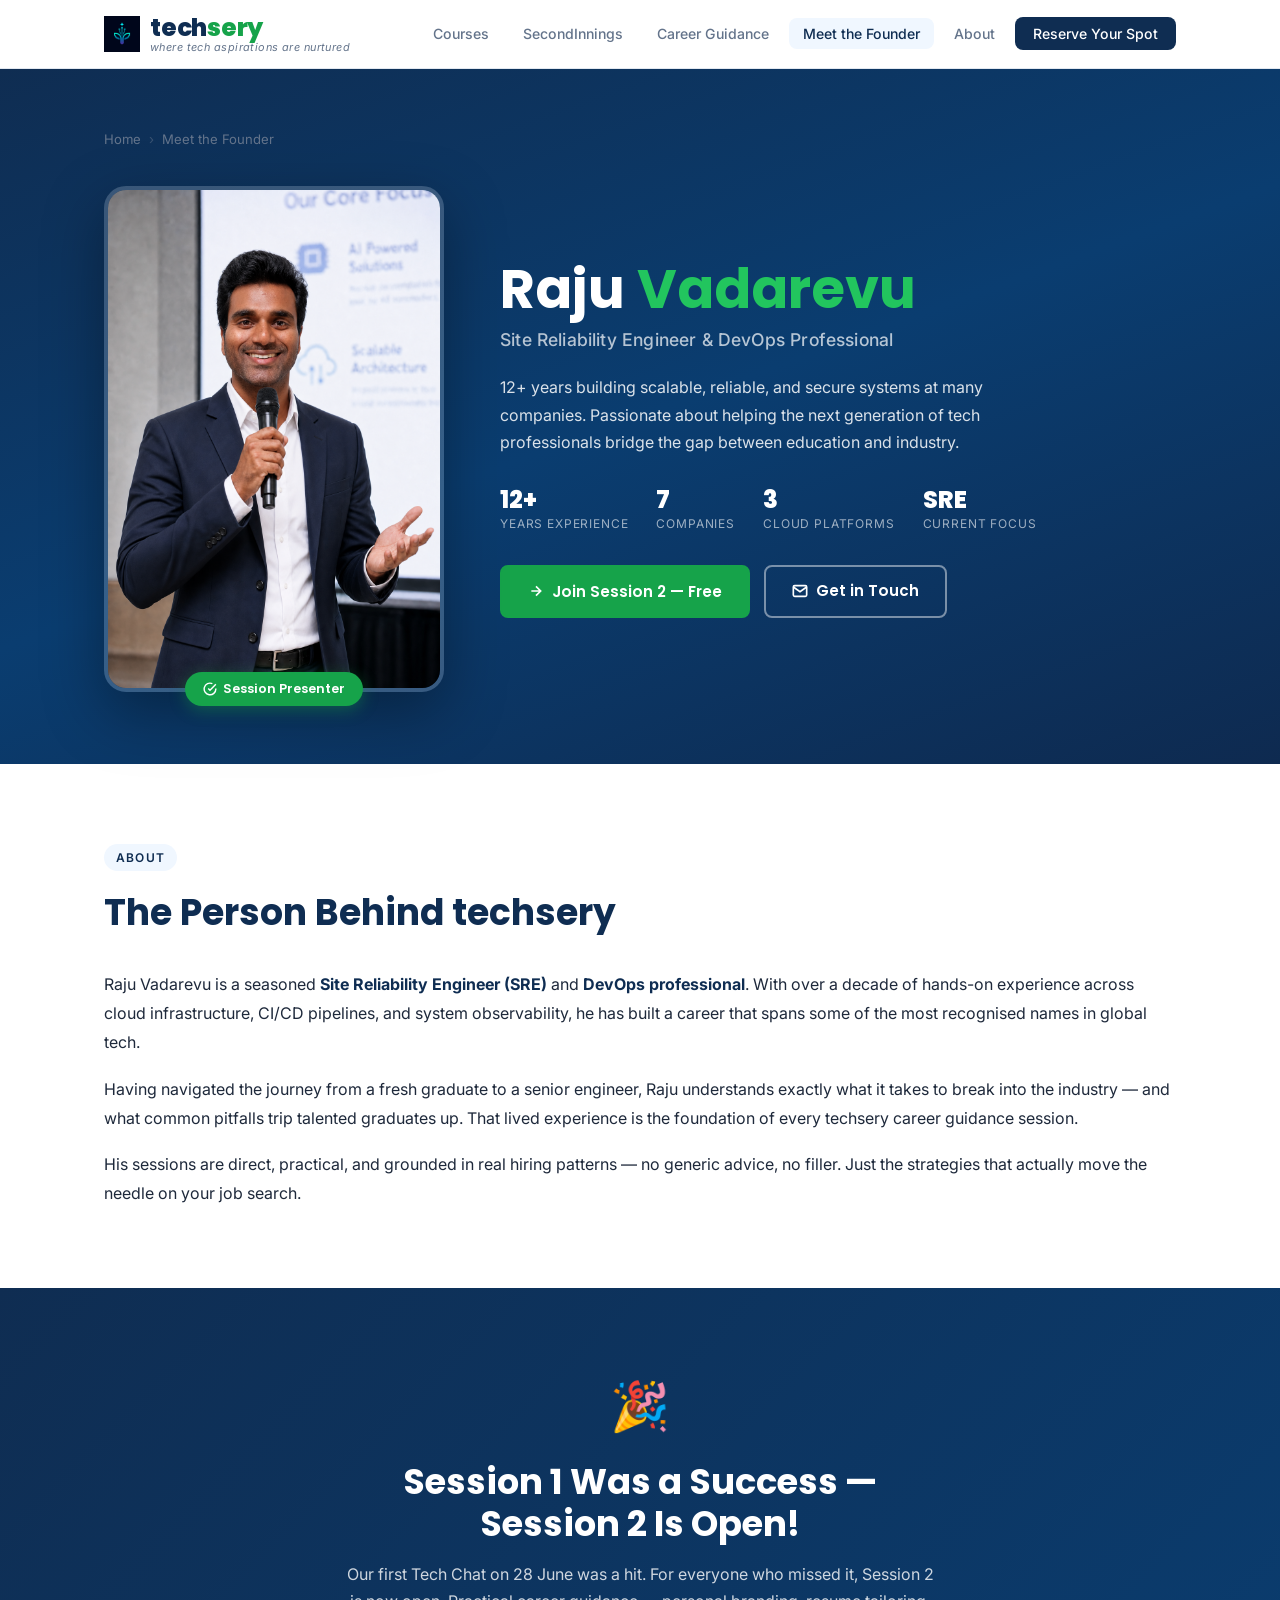
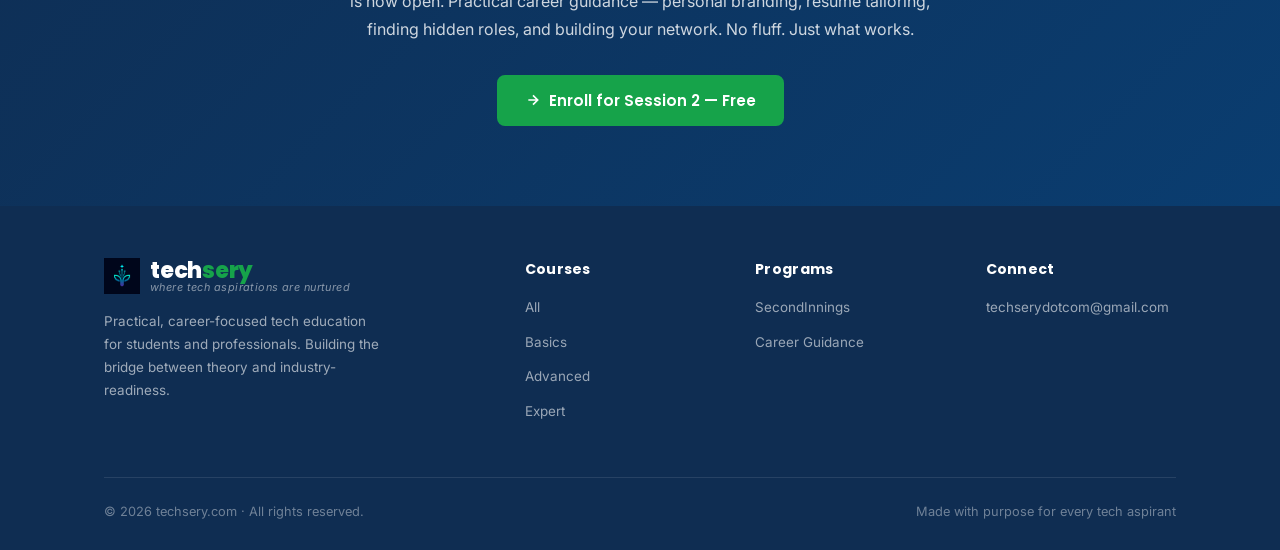
<file: founder.html>
<!DOCTYPE html>
<html lang="en">
<head>
  <meta charset="UTF-8" />
  <meta name="viewport" content="width=device-width, initial-scale=1.0" />
  <meta name="description" content="Meet Raju Vadarevu — SRE & DevOps professional with 12+ years of experience. Founder and presenter of techsery." />
  <meta property="og:title" content="Raju Vadarevu — Founder & Presenter · techsery" />
  <meta property="og:description" content="SRE & DevOps professional with 12+ years of experience. Founder of techsery." />
  <meta property="og:type" content="profile" />
  <meta property="og:url" content="https://techsery.com/founder" />
  <meta property="og:image" content="https://techsery.com/images/founder-photo.png" />
  <title>Raju Vadarevu — Founder &amp; Presenter · techsery</title>
  <link rel="icon" type="image/png" href="images/techsery-icon.png" />
  <link rel="preconnect" href="https://fonts.googleapis.com" />
  <link rel="preconnect" href="https://fonts.gstatic.com" crossorigin />
  <link href="https://fonts.googleapis.com/css2?family=Inter:wght@400;500;600&family=Poppins:wght@600;700;800&display=swap" rel="stylesheet" />
  <link rel="stylesheet" href="css/style.css" />
  <link rel="stylesheet" href="css/founder.css" />
</head>
<body>

  <!-- ======================================================
       NAVIGATION
  ====================================================== -->
  <div id="site-nav"></div>

  <!-- ======================================================
       HERO
  ====================================================== -->
  <header class="fd-hero" aria-labelledby="fd-hero-heading">
    <div class="container">
      <div class="fd-breadcrumb">
        <a href="index.html">Home</a>
        <span aria-hidden="true">›</span>
        <span>Meet the Founder</span>
      </div>

      <div class="fd-hero-inner">
        <div class="fd-hero-photo-wrap">
          <img
            src="images/founder-photo.png"
            alt="Portrait of Raju Vadarevu"
            class="fd-hero-photo"
          />
          <div class="fd-hero-badge-wrap">
            <span class="fd-hero-badge">
              <svg width="14" height="14" viewBox="0 0 24 24" fill="none" stroke="currentColor" stroke-width="2.5" aria-hidden="true"><path d="M22 11.08V12a10 10 0 1 1-5.93-9.14"/><polyline points="22 4 12 14.01 9 11.01"/></svg>
              Session Presenter
            </span>
          </div>
        </div>

        <div class="fd-hero-content">
          <h1 id="fd-hero-heading">
            Raju <span class="fd-accent">Vadarevu</span>
          </h1>

          <p class="fd-hero-role">
            Site Reliability Engineer &amp; DevOps Professional
          </p>

          <p class="fd-hero-bio">
            12+ years building scalable, reliable, and secure systems at
            many companies. Passionate about helping the next generation
            of tech professionals bridge the gap between education and industry.
          </p>

          <div class="fd-hero-stats" aria-label="Career highlights">
            <div class="fd-stat">
              <strong>12+</strong>
              <span>Years Experience</span>
            </div>
            <div class="fd-stat">
              <strong>7</strong>
              <span>Companies</span>
            </div>
            <div class="fd-stat">
              <strong>3</strong>
              <span>Cloud Platforms</span>
            </div>
            <div class="fd-stat">
              <strong>SRE</strong>
              <span>Current Focus</span>
            </div>
          </div>

          <div class="fd-hero-actions">
            <button class="btn btn-primary" onclick="document.getElementById('techChatModal').classList.add('open')">
              <svg width="16" height="16" viewBox="0 0 24 24" fill="none" stroke="currentColor" stroke-width="2.5" aria-hidden="true"><path d="M5 12h14M12 5l7 7-7 7"/></svg>
              Join Session 2 — Free
            </button>
            <a href="mailto:techserydotcom@gmail.com" class="btn fd-btn-outline">
              <svg width="16" height="16" viewBox="0 0 24 24" fill="none" stroke="currentColor" stroke-width="2.5" aria-hidden="true"><path d="M4 4h16c1.1 0 2 .9 2 2v12c0 1.1-.9 2-2 2H4c-1.1 0-2-.9-2-2V6c0-1.1.9-2 2-2z"/><polyline points="22,6 12,13 2,6"/></svg>
              Get in Touch
            </a>
          </div>
        </div>
      </div>
    </div>
  </header>

  <!-- ======================================================
       ABOUT / SUMMARY
  ====================================================== -->
  <section class="fd-about" id="about" aria-labelledby="fd-about-heading">
    <div class="container">
      <div class="fd-section-label-wrap">
        <span class="section-label fd-label">About</span>
      </div>
      <h2 class="section-title" id="fd-about-heading">The Person Behind techsery</h2>
      <div class="fd-about-grid">
        <div class="fd-about-text">
          <p>
            Raju Vadarevu is a seasoned <strong>Site Reliability Engineer (SRE)</strong>
            and <strong>DevOps professional</strong>. With over a decade of hands-on experience across
            cloud infrastructure, CI/CD pipelines, and system observability, he has
            built a career that spans some of the most recognised names in global tech.
          </p>
          <p>
            Having navigated the journey from a fresh graduate to a senior engineer, Raju understands exactly
            what it takes to break into the industry — and what common pitfalls trip
            talented graduates up. That lived experience is the foundation of every
            techsery career guidance session.
          </p>
          <p>
            His sessions are direct, practical, and grounded in real hiring patterns —
            no generic advice, no filler. Just the strategies that actually move the
            needle on your job search.
          </p>
        </div>
      </div>
    </div>
  </section>

  <!-- ======================================================
       CTA
  ====================================================== -->
  <section class="fd-cta" aria-labelledby="fd-cta-heading">
    <div class="container">
      <div class="fd-cta-inner">
        <div class="fd-cta-emoji" aria-hidden="true">🎉</div>
        <h2 id="fd-cta-heading">Session 1 Was a Success — Session 2 Is Open!</h2>
        <p>
          Our first Tech Chat on 28 June was a hit. For everyone who missed it,
          Session 2 is now open. Practical career guidance — personal
          branding, resume tailoring, finding hidden roles, and building your network.
          No fluff. Just what works.
        </p>
        <button class="btn btn-primary" onclick="document.getElementById('techChatModal').classList.add('open')">
          <svg width="16" height="16" viewBox="0 0 24 24" fill="none" stroke="currentColor" stroke-width="2.5" aria-hidden="true"><path d="M5 12h14M12 5l7 7-7 7"/></svg>
          Enroll for Session 2 — Free
        </button>
      </div>
    </div>
  </section>

  <!-- ======================================================
       FOOTER
  ====================================================== -->
  <div id="site-footer"></div>

  <script src="js/components.js"></script>

  <!-- ======================================================
       TECH CHAT ENROLLMENT MODAL
  ====================================================== -->
  <div class="modal-overlay" id="techChatModal" role="dialog" aria-modal="true" aria-labelledby="techChatModalTitle">
    <div class="modal-box">
      <div class="modal-header">
        <h2 id="techChatModalTitle">Enroll for Session 2 — Tech Chat</h2>
        <button class="modal-close" onclick="document.getElementById('techChatModal').classList.remove('open')" aria-label="Close modal">&times;</button>
      </div>
      <div class="modal-batch-notice" role="note">
        <span class="batch-icon">✅</span>
        <p><strong>Session 1 was a success on 28 June!</strong> Session 2 is now open for everyone who missed it. Sessions are capped at 20 seats — <strong>enroll now to secure your spot.</strong></p>
      </div>
      <div class="modal-loader" id="techChatFormLoader">
        <div class="modal-spinner"></div>
        <p>Loading form&hellip;</p>
      </div>
      <iframe
        src="https://docs.google.com/forms/d/e/1FAIpQLSf1AuiK_y97QD5kKgovoYYYQsAbdeGdjlh0hVMuYjYq0dOFMg/viewform?embedded=true"
        id="techChatFormIframe"
        width="100%"
        height="700"
        frameborder="0"
        marginheight="0"
        marginwidth="0"
        title="Tech Chat Enrollment Form"
        style="display:none"
        onload="document.getElementById('techChatFormLoader').style.display='none'; this.style.display='block';">Loading&hellip;</iframe>
    </div>
  </div>

  <script>
    document.getElementById('techChatModal').addEventListener('click', function(e) {
      if (e.target === this) this.classList.remove('open');
    });
    document.addEventListener('keydown', function(e) {
      if (e.key === 'Escape') document.getElementById('techChatModal').classList.remove('open');
    });
  </script>
</body>
</html>
</file>
<file: css/style.css>
/* ================================================
   techsery.com – Main Stylesheet
   "where tech aspirations are nurtured"
   ================================================ */

/* ---------- Reset & Base ---------- */
*, *::before, *::after {
  box-sizing: border-box;
  margin: 0;
  padding: 0;
}

:root {
  --primary:       #0f2d52;
  --primary-light: #1a4a80;
  --accent-green:  #16a34a;
  --accent-green-light: #22c55e;
  --accent-amber:  #f59e0b;
  --second-innings:#7c3aed;
  --second-innings-light: #a78bfa;
  --career:        #0891b2;
  --career-light:  #22d3ee;
  --bg:            #ffffff;
  --bg-soft:       #f0f7ff;
  --bg-alt:        #f8fafc;
  --text:          #1e293b;
  --text-muted:    #64748b;
  --border:        #e2e8f0;
  --radius-sm:     8px;
  --radius-md:     14px;
  --radius-lg:     22px;
  --shadow-sm:     0 1px 3px rgba(0,0,0,.08), 0 1px 2px rgba(0,0,0,.05);
  --shadow-md:     0 4px 16px rgba(0,0,0,.10);
  --shadow-lg:     0 10px 40px rgba(0,0,0,.13);
  --transition:    0.25s ease;
  --font-head:     'Poppins', sans-serif;
  --font-body:     'Inter', sans-serif;
}

html { scroll-behavior: smooth; }

body {
  font-family: var(--font-body);
  color: var(--text);
  background: var(--bg);
  line-height: 1.6;
  -webkit-font-smoothing: antialiased;
}

img { max-width: 100%; display: block; }
a  { text-decoration: none; color: inherit; }
ul { list-style: none; }

/* ---------- Typography ---------- */
h1, h2, h3, h4 {
  font-family: var(--font-head);
  line-height: 1.2;
  font-weight: 700;
}

/* ---------- Utility ---------- */
.container {
  max-width: 1120px;
  margin: 0 auto;
  padding: 0 24px;
}

.section-label {
  display: inline-block;
  font-size: .75rem;
  font-weight: 600;
  letter-spacing: .1em;
  text-transform: uppercase;
  padding: 4px 12px;
  border-radius: 100px;
  margin-bottom: 10px;
}

.section-title {
  font-size: clamp(1.5rem, 3vw, 2.25rem);
  color: var(--primary);
  margin-bottom: 12px;
}

.section-sub {
  font-size: 1rem;
  color: var(--text-muted);
  max-width: 560px;
}

.btn {
  display: inline-flex;
  align-items: center;
  gap: 8px;
  padding: 12px 26px;
  border-radius: var(--radius-sm);
  font-family: var(--font-head);
  font-weight: 600;
  font-size: .95rem;
  cursor: pointer;
  border: 2px solid transparent;
  transition: all var(--transition);
}

.btn-primary {
  background: var(--accent-green);
  color: #fff;
  border-color: var(--accent-green);
}
.btn-primary:hover {
  background: var(--accent-green-light);
  border-color: var(--accent-green-light);
  transform: translateY(-2px);
  box-shadow: var(--shadow-md);
}

.btn-outline {
  background: transparent;
  color: var(--primary);
  border-color: var(--primary);
}
.btn-outline:hover {
  background: var(--primary);
  color: #fff;
  transform: translateY(-2px);
}

.btn-ghost {
  background: rgba(255,255,255,.15);
  color: #fff;
  border-color: rgba(255,255,255,.4);
}
.btn-ghost:hover {
  background: rgba(255,255,255,.28);
  transform: translateY(-2px);
}

/* ---------- Navigation ---------- */
.navbar {
  position: sticky;
  top: 0;
  z-index: 100;
  border-bottom: 1px solid var(--border);
}

/* Use ::before for backdrop-filter so it doesn't create a stacking context
   that traps position:fixed children (mobile menu) on iOS Safari */
.navbar::before {
  content: '';
  position: absolute;
  top: 0; right: 0; bottom: 0; left: 0;
  background: rgba(255, 255, 255, 0.95);
  backdrop-filter: blur(12px);
  -webkit-backdrop-filter: blur(12px);
  z-index: -1;
  pointer-events: none;
}

.navbar .container {
  display: flex;
  align-items: center;
  justify-content: space-between;
  height: 68px;
}

.brand {
  display: flex;
  flex-direction: row;
  align-items: center;
  gap: 10px;
}

.brand-icon {
  height: 36px;
  width: auto;
}

.brand-text {
  display: flex;
  flex-direction: column;
  line-height: 1.1;
}

.brand-name {
  font-family: var(--font-head);
  font-size: 1.55rem;
  font-weight: 800;
  color: var(--primary);
  letter-spacing: -.01em;
}

.brand-name span {
  color: var(--accent-green);
}

.brand-tagline {
  font-size: .68rem;
  color: var(--text-muted);
  letter-spacing: .04em;
  font-style: italic;
}

.nav-links {
  display: flex;
  align-items: center;
  gap: 6px;
}

.nav-links a {
  font-size: .88rem;
  font-weight: 500;
  color: var(--text-muted);
  padding: 7px 14px;
  border-radius: var(--radius-sm);
  transition: all var(--transition);
}

.nav-links a:hover,
.nav-links a.active {
  color: var(--primary);
  background: var(--bg-soft);
}

.nav-links .nav-cta {
  background: var(--primary);
  color: #fff;
  padding: 8px 18px;
  border-radius: var(--radius-sm);
}
.nav-links .nav-cta:hover {
  background: var(--primary-light);
  color: #fff;
}

/* Hamburger (mobile) */
.nav-toggle {
  display: none;
  flex-direction: column;
  gap: 5px;
  cursor: pointer;
  padding: 6px;
  background: none;
  border: none;
}
.nav-toggle span {
  display: block;
  width: 24px;
  height: 2px;
  background: var(--primary);
  border-radius: 2px;
  transition: all var(--transition);
}

/* ---------- Hero ---------- */
.hero {
  background: linear-gradient(135deg, var(--primary) 0%, var(--primary-light) 60%, #1e6091 100%);
  color: #fff;
  padding: 90px 0 80px;
  overflow: hidden;
  position: relative;
}

.hero::before {
  content: '';
  position: absolute;
  inset: 0;
  background: url("data:image/svg+xml,%3Csvg width='60' height='60' viewBox='0 0 60 60' xmlns='http://www.w3.org/2000/svg'%3E%3Cg fill='none' fill-rule='evenodd'%3E%3Cg fill='%23ffffff' fill-opacity='0.03'%3E%3Cpath d='M36 34v-4h-2v4h-4v2h4v4h2v-4h4v-2h-4zm0-30V0h-2v4h-4v2h4v4h2V6h4V4h-4zM6 34v-4H4v4H0v2h4v4h2v-4h4v-2H6zM6 4V0H4v4H0v2h4v4h2V6h4V4H6z'/%3E%3C/g%3E%3C/g%3E%3C/svg%3E");
  pointer-events: none;
}

.hero .container {
  position: relative;
  display: grid;
  grid-template-columns: 1fr 1fr;
  gap: 60px;
  align-items: center;
}

.hero-badge {
  display: inline-flex;
  align-items: center;
  gap: 8px;
  background: rgba(255,255,255,.12);
  border: 1px solid rgba(255,255,255,.22);
  color: #d1fae5;
  font-size: .78rem;
  font-weight: 600;
  letter-spacing: .06em;
  text-transform: uppercase;
  padding: 5px 14px;
  border-radius: 100px;
  margin-bottom: 22px;
}

.hero-badge .dot {
  width: 7px;
  height: 7px;
  background: var(--accent-green-light);
  border-radius: 50%;
  animation: pulse 2s infinite;
}

@keyframes pulse {
  0%, 100% { opacity: 1; transform: scale(1); }
  50%       { opacity: .5; transform: scale(1.4); }
}

.cg-session-pill {
  display: inline-flex;
  align-items: center;
  gap: 8px;
  background: rgba(255,255,255,.12);
  border: 1px solid rgba(255,255,255,.22);
  color: #bae6fd;
  font-size: .78rem;
  font-weight: 600;
  letter-spacing: .05em;
  text-transform: uppercase;
  padding: 5px 14px;
  border-radius: 100px;
  margin-bottom: 20px;
}

.cg-live-dot {
  width: 7px;
  height: 7px;
  background: #34d399;
  border-radius: 50%;
  animation: pulse 2s infinite;
}

.hero h1 {
  font-size: clamp(2rem, 4.5vw, 3.1rem);
  color: #fff;
  margin-bottom: 18px;
  font-weight: 800;
}

.hero h1 .highlight {
  color: #86efac;
}

.hero-sub {
  font-size: 1.05rem;
  color: rgba(255,255,255,.8);
  margin-bottom: 34px;
  line-height: 1.7;
}

.hero-sub a {
  color: #fff;
  text-decoration: underline;
  font-weight: 600;
}

.hero-sub a:hover {
  opacity: .8;
}

.hero-actions {
  display: flex;
  flex-wrap: wrap;
  gap: 14px;
  align-items: center;
}

.hero-stats {
  display: flex;
  gap: 28px;
  margin-top: 44px;
  padding-top: 32px;
  border-top: 1px solid rgba(255,255,255,.15);
}

.hero-stat strong {
  display: block;
  font-size: 1.7rem;
  font-weight: 800;
  color: #fff;
  font-family: var(--font-head);
}

.hero-stat span {
  font-size: .8rem;
  color: rgba(255,255,255,.65);
  font-weight: 500;
}

/* Hero visual panel */
.hero-visual {
  display: flex;
  justify-content: flex-end;
}

.hero-card {
  background: rgba(255,255,255,.1);
  border: 1px solid rgba(255,255,255,.2);
  border-radius: var(--radius-lg);
  padding: 28px;
  width: 320px;
  backdrop-filter: blur(8px);
}

.hero-card-header {
  display: flex;
  align-items: center;
  gap: 12px;
  margin-bottom: 20px;
}

.hero-card-icon {
  width: 44px;
  height: 44px;
  background: var(--accent-green);
  border-radius: var(--radius-sm);
  display: flex;
  align-items: center;
  justify-content: center;
  font-size: 1.3rem;
}

.hero-card-title {
  font-size: 1rem;
  font-weight: 700;
  color: #fff;
  font-family: var(--font-head);
}

.hero-card-sub {
  font-size: .78rem;
  color: rgba(255,255,255,.6);
}

.hero-card-week {
  display: flex;
  align-items: center;
  gap: 10px;
  padding: 10px 14px;
  border-radius: var(--radius-sm);
  background: rgba(255,255,255,.08);
  margin-bottom: 8px;
  font-size: .84rem;
  color: rgba(255,255,255,.85);
}

.hero-card-week .wk-num {
  width: 28px;
  height: 28px;
  background: var(--accent-green);
  border-radius: 50%;
  display: flex;
  align-items: center;
  justify-content: center;
  font-size: .85rem;
  font-weight: 700;
  color: #fff;
  flex-shrink: 0;
  /* allow emoji icons to render naturally */
  line-height: 1;
}

.hero-card-footer {
  margin-top: 18px;
  display: flex;
  align-items: center;
  justify-content: space-between;
  padding-top: 16px;
  border-top: 1px solid rgba(255,255,255,.12);
}

.hero-card-price {
  font-family: var(--font-head);
}
.hero-card-price .label {
  font-size: .72rem;
  color: rgba(255,255,255,.55);
  display: block;
}
.hero-card-price .amount {
  font-size: 1.3rem;
  font-weight: 800;
  color: #fde68a;
}
.hero-card-presenter-link {
  display: inline-block;
  margin-top: 6px;
  font-size: 0.75rem;
  color: rgba(255,255,255,.75);
  text-decoration: underline;
}
.hero-card-presenter-link:hover {
  color: #fff;
}

/* ---------- Trust Bar ---------- */
.trust-bar {
  background: var(--bg-soft);
  border-bottom: 1px solid var(--border);
  padding: 14px 0;
}

.trust-bar .container {
  display: flex;
  flex-wrap: wrap;
  justify-content: center;
  gap: 28px;
}

.trust-item {
  display: flex;
  align-items: center;
  gap: 8px;
  font-size: .84rem;
  color: var(--text-muted);
  font-weight: 500;
}

.trust-item svg {
  color: var(--accent-green);
  flex-shrink: 0;
}

/* ---------- Courses Section ---------- */
.courses-section {
  padding: 80px 0 60px;
}

.section-header {
  text-align: center;
  margin-bottom: 52px;
}

.section-header .section-sub {
  margin: 0 auto;
}

/* Category tabs */
.category-tabs {
  display: flex;
  flex-wrap: wrap;
  justify-content: center;
  gap: 10px;
  margin-bottom: 48px;
}

.cat-tab {
  display: flex;
  align-items: center;
  gap: 8px;
  padding: 10px 22px;
  border-radius: 100px;
  font-size: .88rem;
  font-weight: 600;
  cursor: pointer;
  border: 2px solid var(--border);
  color: var(--text-muted);
  background: var(--bg);
  transition: all var(--transition);
}

.cat-tab:hover {
  border-color: var(--primary);
  color: var(--primary);
}

.cat-tab.active {
  background: var(--primary);
  color: #fff;
  border-color: var(--primary);
}

.cat-tab .cat-icon {
  font-size: 1rem;
}

/* Course cards grid */
.courses-grid {
  display: grid;
  grid-template-columns: repeat(auto-fill, minmax(310px, 1fr));
  gap: 24px;
}

.course-card {
  border: 1px solid var(--border);
  border-radius: var(--radius-md);
  overflow: hidden;
  background: var(--bg);
  transition: all var(--transition);
  display: flex;
  flex-direction: column;
}

.course-card:hover {
  transform: translateY(-5px);
  box-shadow: var(--shadow-lg);
  border-color: transparent;
}

.course-card-banner {
  height: 8px;
}

.course-card-body {
  padding: 24px;
  flex: 1;
  display: flex;
  flex-direction: column;
}

.course-meta {
  display: flex;
  align-items: center;
  gap: 10px;
  margin-bottom: 14px;
  flex-wrap: wrap;
}

.badge {
  font-size: .7rem;
  font-weight: 700;
  letter-spacing: .06em;
  text-transform: uppercase;
  padding: 3px 10px;
  border-radius: 100px;
}

.badge-basics    { background: #d1fae5; color: #065f46; }
.badge-advanced  { background: #dbeafe; color: #1e40af; }
.badge-expert    { background: #ede9fe; color: #5b21b6; }
.badge-featured  {
  background: linear-gradient(90deg, #f59e0b, #f97316);
  color: #fff;
  animation: shimmer 2.5s infinite;
}

@keyframes shimmer {
  0%, 100% { opacity: 1; }
  50%       { opacity: .85; }
}

.course-duration {
  font-size: .78rem;
  color: var(--text-muted);
  display: flex;
  align-items: center;
  gap: 4px;
}

.course-card h3 {
  font-size: 1.1rem;
  color: var(--primary);
  margin-bottom: 8px;
}

.course-card p {
  font-size: .88rem;
  color: var(--text-muted);
  line-height: 1.6;
  margin-bottom: 18px;
  flex: 1;
}

.course-tags {
  display: flex;
  flex-wrap: wrap;
  gap: 6px;
  margin-bottom: 20px;
}

.course-tag {
  font-size: .73rem;
  background: var(--bg-alt);
  color: var(--text-muted);
  padding: 3px 10px;
  border-radius: 100px;
  border: 1px solid var(--border);
}

.course-card-footer {
  display: flex;
  align-items: center;
  justify-content: space-between;
  padding-top: 16px;
  border-top: 1px solid var(--border);
  margin-top: auto;
}

.course-price {
  font-family: var(--font-head);
  font-size: 1.15rem;
  font-weight: 800;
  color: var(--primary);
}

.course-price .original {
  font-size: .8rem;
  color: var(--text-muted);
  text-decoration: line-through;
  font-weight: 400;
  margin-right: 4px;
}

.btn-sm {
  padding: 8px 18px;
  font-size: .84rem;
}

/* Featured highlight */
.course-card.featured {
  border: 2px solid var(--accent-amber);
  box-shadow: 0 0 0 4px rgba(245,158,11,.1);
}

/* ---------- SecondInnings Section ---------- */
.second-innings {
  background: linear-gradient(135deg, #3b1f6e 0%, #5b21b6 60%, #7c3aed 100%);
  padding: 80px 0;
  position: relative;
  overflow: hidden;
}

.second-innings::before {
  content: '';
  position: absolute;
  inset: 0;
  background: url("data:image/svg+xml,%3Csvg width='60' height='60' viewBox='0 0 60 60' xmlns='http://www.w3.org/2000/svg'%3E%3Cg fill='none' fill-rule='evenodd'%3E%3Cg fill='%23ffffff' fill-opacity='0.04'%3E%3Cpath d='M36 34v-4h-2v4h-4v2h4v4h2v-4h4v-2h-4zm0-30V0h-2v4h-4v2h4v4h2V6h4V4h-4zM6 34v-4H4v4H0v2h4v4h2v-4h4v-2H6zM6 4V0H4v4H0v2h4v4h2V6h4V4H6z'/%3E%3C/g%3E%3C/g%3E%3C/svg%3E");
}

.second-innings .container {
  position: relative;
  display: grid;
  grid-template-columns: 1fr 1fr;
  gap: 60px;
  align-items: center;
}

.si-label {
  background: rgba(255,255,255,.15);
  color: #e9d5ff;
  border: 1px solid rgba(255,255,255,.2);
}

.si-title {
  color: #fff;
  margin-bottom: 14px;
}

.si-sub {
  color: rgba(255,255,255,.78);
  margin-bottom: 28px;
  max-width: 460px;
}

.si-cards {
  display: grid;
  grid-template-columns: 1fr 1fr;
  gap: 14px;
}

.si-card {
  background: rgba(255,255,255,.1);
  border: 1px solid rgba(255,255,255,.18);
  border-radius: var(--radius-md);
  padding: 20px;
  backdrop-filter: blur(8px);
  transition: all var(--transition);
}

.si-card:hover {
  background: rgba(255,255,255,.18);
  transform: translateY(-3px);
}

.si-card-icon {
  font-size: 1.8rem;
  margin-bottom: 10px;
}

.si-card h4 {
  font-size: .9rem;
  font-weight: 700;
  color: #fff;
  margin-bottom: 6px;
  font-family: var(--font-head);
}

.si-card p {
  font-size: .78rem;
  color: rgba(255,255,255,.65);
  line-height: 1.5;
}

.si-card .duration-pill {
  display: inline-flex;
  align-items: center;
  gap: 4px;
  font-size: .7rem;
  background: rgba(255,255,255,.15);
  color: #e9d5ff;
  padding: 3px 10px;
  border-radius: 100px;
  margin-top: 10px;
  font-weight: 600;
}

/* ---------- Career Guidance Section ---------- */
.career-section {
  padding: 80px 0;
  background: var(--bg-alt);
}

.career-grid {
  display: grid;
  grid-template-columns: repeat(auto-fit, minmax(200px, 1fr));
  gap: 18px;
  margin-top: 40px;
}

.career-card {
  display: block;
  background: var(--bg);
  border: 1px solid var(--border);
  border-radius: var(--radius-md);
  padding: 28px 20px;
  text-align: center;
  transition: all var(--transition);
  cursor: pointer;
  color: inherit;
  text-decoration: none;
}

.career-card:hover {
  border-color: var(--career);
  box-shadow: var(--shadow-md);
  transform: translateY(-4px);
}

.career-card:hover .career-icon {
  background: var(--career);
}

.career-icon {
  width: 52px;
  height: 52px;
  background: #e0f2fe;
  border-radius: var(--radius-sm);
  display: flex;
  align-items: center;
  justify-content: center;
  font-size: 1.5rem;
  margin: 0 auto 14px;
  transition: all var(--transition);
}

.career-card:hover .career-icon {
  background: var(--career);
}

.career-card h4 {
  font-size: .92rem;
  font-weight: 700;
  color: var(--primary);
  margin-bottom: 6px;
  font-family: var(--font-head);
}

.career-card p {
  font-size: .78rem;
  color: var(--text-muted);
  line-height: 1.5;
}

.career-cta {
  text-align: center;
  margin-top: 44px;
}

/* ---------- Why Techsery Section ---------- */
.why-section {
  padding: 80px 0;
}

.why-grid {
  display: grid;
  grid-template-columns: repeat(auto-fill, minmax(240px, 1fr));
  gap: 24px;
  margin-top: 44px;
}

.why-card {
  padding: 28px;
  border-radius: var(--radius-md);
  background: var(--bg-soft);
  border: 1px solid transparent;
  transition: all var(--transition);
}

.why-card:hover {
  border-color: var(--accent-green);
  transform: translateY(-4px);
  box-shadow: var(--shadow-md);
}

.why-icon {
  font-size: 2rem;
  margin-bottom: 14px;
}

.why-card h4 {
  font-size: .98rem;
  font-weight: 700;
  color: var(--primary);
  margin-bottom: 8px;
  font-family: var(--font-head);
}

.why-card p {
  font-size: .85rem;
  color: var(--text-muted);
  line-height: 1.6;
}

/* ---------- CTA Banner ---------- */
.cta-banner {
  background: var(--bg-soft);
  border-top: 1px solid var(--border);
  border-bottom: 1px solid var(--border);
  padding: 60px 0;
}

.cta-banner .container {
  text-align: center;
}

.cta-banner h2 {
  font-size: clamp(1.5rem, 3vw, 2.2rem);
  color: var(--primary);
  margin-bottom: 14px;
}

.cta-banner p {
  color: var(--text-muted);
  margin-bottom: 28px;
  font-size: 1rem;
}

.cta-actions {
  display: flex;
  flex-wrap: wrap;
  justify-content: center;
  gap: 14px;
}

/* ---------- Footer ---------- */
.footer {
  background: var(--primary);
  color: rgba(255,255,255,.7);
  padding: 52px 0 28px;
}

.footer-grid {
  display: grid;
  grid-template-columns: 2fr 1fr 1fr 1fr;
  gap: 40px;
  margin-bottom: 44px;
}

.footer-brand .brand-name {
  color: #fff;
  font-size: 1.4rem;
}

.footer-brand .brand-tagline {
  color: rgba(255,255,255,.5);
}

.footer-brand .brand {
  margin-bottom: 16px;
}

.footer-brand p {
  font-size: .84rem;
  line-height: 1.7;
  color: rgba(255,255,255,.6);
  max-width: 280px;
}

.footer-col h5 {
  font-family: var(--font-head);
  font-size: .88rem;
  font-weight: 700;
  color: #fff;
  margin-bottom: 14px;
  letter-spacing: .02em;
}

.footer-col ul li {
  margin-bottom: 9px;
}

.footer-col ul li a {
  font-size: .84rem;
  color: rgba(255,255,255,.58);
  transition: color var(--transition);
}

.footer-col ul li a:hover {
  color: #fff;
}

.footer-bottom {
  display: flex;
  align-items: center;
  justify-content: space-between;
  flex-wrap: wrap;
  gap: 12px;
  padding-top: 24px;
  border-top: 1px solid rgba(255,255,255,.1);
  font-size: .8rem;
  color: rgba(255,255,255,.4);
}

.footer-bottom a {
  color: rgba(255,255,255,.55);
  transition: color var(--transition);
}
.footer-bottom a:hover { color: #fff; }

/* ---------- Feedback Section (Post-Event) ---------- */
.feedback-section {
  background: linear-gradient(135deg, #f0fdf4 0%, #dcfce7 100%);
  border-top: 1px solid #bbf7d0;
  border-bottom: 1px solid #bbf7d0;
  padding: 64px 0;
}

.fb-inner {
  text-align: center;
  max-width: 700px;
  margin: 0 auto;
}

.fb-badge {
  display: inline-flex;
  align-items: center;
  gap: 8px;
  background: #fff;
  border: 1px solid #86efac;
  border-radius: 999px;
  padding: 6px 18px;
  font-size: .78rem;
  font-weight: 600;
  color: #16a34a;
  margin-bottom: 22px;
  letter-spacing: .05em;
  text-transform: uppercase;
}

.fb-check-icon {
  font-size: .95rem;
}

.feedback-section h2 {
  font-size: clamp(1.6rem, 3vw, 2.2rem);
  color: var(--primary);
  margin-bottom: 16px;
}

.fb-sub {
  font-size: 1rem;
  color: var(--text-muted);
  line-height: 1.75;
  margin-bottom: 28px;
}

.fb-topics {
  display: flex;
  flex-wrap: wrap;
  gap: 10px;
  justify-content: center;
  margin-bottom: 32px;
}

.fb-topic {
  background: #fff;
  border: 1px solid #bbf7d0;
  border-radius: var(--radius-md);
  padding: 8px 16px;
  font-size: .875rem;
  color: var(--primary);
  font-weight: 500;
}

.fb-cta {
  font-size: 1rem;
  padding: 14px 34px;
}

/* ---------- Tech Chat Session Section ---------- */
.tech-chat-session {
  background: var(--bg-soft);
  border-top: 1px solid var(--border);
  border-bottom: 1px solid var(--border);
  padding: 72px 0;
}

.ls-inner {
  display: grid;
  grid-template-columns: 1fr 380px;
  gap: 52px;
  align-items: flex-start;
}

.ls-eyebrow {
  display: inline-flex;
  align-items: center;
  gap: 8px;
  font-size: .78rem;
  font-weight: 600;
  letter-spacing: .06em;
  text-transform: uppercase;
  color: var(--accent-green);
  margin-bottom: 14px;
}

.ls-live-dot {
  width: 7px;
  height: 7px;
  background: var(--accent-green);
  border-radius: 50%;
  animation: pulse 2s infinite;
}

.ls-content h2 {
  font-size: clamp(1.7rem, 3vw, 2.4rem);
  color: var(--primary);
  margin-bottom: 14px;
}

.ls-lead {
  font-size: 1rem;
  color: var(--text-muted);
  line-height: 1.75;
  margin-bottom: 30px;
  max-width: 580px;
}

.ls-lead a {
  color: var(--primary);
  text-decoration: underline;
  font-weight: 600;
}

.ls-lead a:hover {
  opacity: .8;
}

/* Agenda list */
.ls-agenda {
  display: flex;
  flex-direction: column;
  gap: 0;
  border: 1px solid var(--border);
  border-radius: var(--radius-md);
  overflow: hidden;
  background: var(--bg);
  margin-bottom: 28px;
}

.ls-agenda li {
  display: flex;
  align-items: flex-start;
  gap: 14px;
  padding: 16px 20px;
  border-bottom: 1px solid var(--border);
  transition: background var(--transition);
}

.ls-agenda li:last-child {
  border-bottom: none;
}

.ls-agenda li:hover {
  background: var(--bg-soft);
}

.ls-agenda-icon {
  font-size: 1.2rem;
  flex-shrink: 0;
  margin-top: 1px;
}

.ls-agenda div {
  display: flex;
  flex-direction: column;
  gap: 2px;
}

.ls-agenda strong {
  font-size: .9rem;
  font-weight: 600;
  color: var(--primary);
  font-family: var(--font-head);
}

.ls-agenda span {
  font-size: .82rem;
  color: var(--text-muted);
}

.ls-actions {
  display: flex;
  flex-wrap: wrap;
  gap: 12px;
}

.ls-btn-outline {
  border-color: var(--primary);
  color: var(--primary);
}

/* Details panel */
.ls-detail-card {
  background: var(--bg);
  border: 1px solid var(--border);
  border-radius: var(--radius-md);
  overflow: hidden;
  position: sticky;
  top: 88px;
}

.ls-detail-row {
  display: flex;
  align-items: flex-start;
  gap: 14px;
  padding: 16px 20px;
  border-bottom: 1px solid var(--border);
}

.ls-detail-icon {
  font-size: 1.1rem;
  flex-shrink: 0;
  margin-top: 2px;
}

.ls-detail-label {
  display: block;
  font-size: .7rem;
  font-weight: 700;
  letter-spacing: .07em;
  text-transform: uppercase;
  color: var(--text-muted);
  margin-bottom: 3px;
}

.ls-detail-val {
  font-size: .88rem;
  font-weight: 500;
  color: var(--primary);
}

/* Bootcamp teaser inside card */
.ls-bootcamp-teaser {
  padding: 18px 20px;
  background: var(--bg-soft);
}

.ls-teaser-label {
  display: inline-block;
  font-size: .7rem;
  font-weight: 700;
  letter-spacing: .08em;
  text-transform: uppercase;
  background: #fef3c7;
  color: #92400e;
  padding: 3px 10px;
  border-radius: 100px;
  margin-bottom: 8px;
}

.ls-bootcamp-teaser p {
  font-size: .84rem;
  color: var(--text-muted);
  line-height: 1.55;
  margin-bottom: 8px;
}

.ls-bootcamp-teaser a {
  font-size: .84rem;
  font-weight: 600;
  color: var(--accent-green);
  transition: color var(--transition);
}

.ls-bootcamp-teaser a:hover {
  color: var(--primary);
}

/* ---------- Interest Modal ---------- */
.modal-overlay {
  display: none;
  position: fixed;
  inset: 0;
  background: rgba(0,0,0,0.55);
  z-index: 1000;
  align-items: center;
  justify-content: center;
  padding: 20px;
}
.modal-overlay.open { display: flex; }

.modal-box {
  background: var(--bg);
  border-radius: var(--radius-md);
  box-shadow: var(--shadow-lg);
  width: 100%;
  max-width: 640px;
  height: 92vh;
  max-height: 92vh;
  display: flex;
  flex-direction: column;
  overflow: hidden;
}

.modal-header {
  display: flex;
  align-items: center;
  justify-content: space-between;
  padding: 16px 20px;
  border-bottom: 1px solid var(--border);
  flex-shrink: 0;
}

.modal-header h2 {
  font-family: var(--font-head);
  font-size: 1rem;
  color: var(--text);
}

.modal-close {
  background: none;
  border: none;
  font-size: 1.6rem;
  cursor: pointer;
  color: var(--text-muted);
  line-height: 1;
  padding: 0 4px;
  transition: color var(--transition);
}
.modal-close:hover { color: var(--text); }

.courses-empty {
  grid-column: 1 / -1;
  text-align: center;
  padding: 60px 20px;
  color: var(--text-muted);
  font-size: 1rem;
  animation: fadeIn .3s ease forwards;
}

.modal-box iframe {
  flex: 1;
  border: none;
  min-height: 0;
}

.modal-loader {
  display: flex;
  flex-direction: column;
  align-items: center;
  justify-content: center;
  gap: 14px;
  padding: 60px 20px;
  color: var(--text-muted);
  font-size: 0.9rem;
}

.modal-spinner {
  width: 40px;
  height: 40px;
  border: 3px solid var(--border);
  border-top-color: var(--accent-green);
  border-radius: 50%;
  animation: modalSpin 0.8s linear infinite;
}

@keyframes modalSpin {
  to { transform: rotate(360deg); }
}

.modal-batch-notice {
  display: flex;
  align-items: flex-start;
  gap: 10px;
  background: #fffbeb;
  border: 1px solid #fcd34d;
  border-left: 4px solid #f59e0b;
  border-radius: 6px;
  padding: 11px 14px;
  margin: 12px 20px 0;
  flex-shrink: 0;
}

.modal-batch-notice .batch-icon {
  font-size: 1.1rem;
  line-height: 1.4;
  flex-shrink: 0;
}

.modal-batch-notice p {
  margin: 0;
  font-size: 0.8rem;
  color: #92400e;
  line-height: 1.5;
}

.modal-batch-notice p strong {
  color: #78350f;
}

/* ---------- Responsive ---------- */
@media (max-width: 900px) {
  .hero .container,
  .second-innings .container {
    grid-template-columns: 1fr;
    gap: 40px;
  }

  .hero-visual { justify-content: flex-start; }
  .hero-card { width: 100%; max-width: 380px; }

  .ls-inner {
    grid-template-columns: 1fr;
    gap: 32px;
  }

  .ls-detail-card {
    position: static;
  }

  .footer-grid {
    grid-template-columns: 1fr 1fr;
    gap: 28px;
  }
}

@media (max-width: 640px) {
  .nav-links { display: none; }
  .nav-toggle { display: flex; }

  .nav-links.open {
    display: flex;
    flex-direction: column;
    position: fixed;
    top: 68px;
    right: 0;
    bottom: 0;
    left: 0;
    background: var(--bg);
    padding: 24px;
    gap: 6px;
    border-top: 1px solid var(--border);
    z-index: 999;
    overflow-y: auto;
  }

  .nav-links.open a {
    padding: 12px 16px;
    font-size: 1rem;
  }

  .hero { padding: 60px 0; }
  .hero-stats { gap: 20px; }
  .hero-stat strong { font-size: 1.35rem; }

  .si-cards { grid-template-columns: 1fr; }

  .footer-grid { grid-template-columns: 1fr; gap: 28px; }

  .footer-bottom { flex-direction: column; text-align: center; }
}
</file>
<file: css/career-guidance.css>
/* ================================================
   techsery.com – Career Guidance Page Styles
   career-guidance.css
   ================================================ */

/* ---------- Page Hero ---------- */
.cg-hero {
  background: linear-gradient(135deg, var(--primary) 0%, #0f4c81 55%, #0891b2 100%);
  padding: 70px 0 60px;
  position: relative;
  overflow: hidden;
}

.cg-hero::before {
  content: '';
  position: absolute;
  inset: 0;
  background: url("data:image/svg+xml,%3Csvg width='60' height='60' viewBox='0 0 60 60' xmlns='http://www.w3.org/2000/svg'%3E%3Cg fill='none' fill-rule='evenodd'%3E%3Cg fill='%23ffffff' fill-opacity='0.03'%3E%3Cpath d='M36 34v-4h-2v4h-4v2h4v4h2v-4h4v-2h-4zm0-30V0h-2v4h-4v2h4v4h2V6h4V4h-4zM6 34v-4H4v4H0v2h4v4h2v-4h4v-2H6zM6 4V0H4v4H0v2h4v4h2V6h4V4H6z'/%3E%3C/g%3E%3C/g%3E%3C/svg%3E");
  pointer-events: none;
}

.cg-hero-inner {
  position: relative;
  max-width: 760px;
}

.cg-breadcrumb {
  display: flex;
  align-items: center;
  gap: 8px;
  font-size: .8rem;
  color: rgba(255,255,255,.55);
  margin-bottom: 18px;
}

.cg-breadcrumb a {
  color: rgba(255,255,255,.65);
  transition: color var(--transition);
}

.cg-breadcrumb a:hover { color: #fff; }

.cg-session-pill {
  display: inline-flex;
  align-items: center;
  gap: 8px;
  background: rgba(255,255,255,.12);
  border: 1px solid rgba(255,255,255,.22);
  color: #bae6fd;
  font-size: .78rem;
  font-weight: 600;
  letter-spacing: .05em;
  text-transform: uppercase;
  padding: 5px 14px;
  border-radius: 100px;
  margin-bottom: 20px;
}

.cg-live-dot {
  width: 7px;
  height: 7px;
  background: #34d399;
  border-radius: 50%;
  animation: pulse 2s infinite;
}

.cg-hero h1 {
  font-size: clamp(1.9rem, 4vw, 2.8rem);
  color: #fff;
  margin-bottom: 16px;
  font-weight: 800;
}

.cg-hero-accent {
  color: #7dd3fc;
}

.cg-hero-sub {
  font-size: 1rem;
  color: rgba(255,255,255,.78);
  line-height: 1.75;
  margin-bottom: 36px;
  max-width: 640px;
}

/* Quick nav */
.cg-quicknav {
  display: flex;
  flex-wrap: wrap;
  gap: 10px;
}

.cg-quicknav-item {
  display: flex;
  align-items: center;
  gap: 8px;
  background: rgba(255,255,255,.1);
  border: 1px solid rgba(255,255,255,.2);
  color: rgba(255,255,255,.85);
  font-size: .84rem;
  font-weight: 500;
  padding: 8px 16px;
  border-radius: 100px;
  transition: all var(--transition);
}

.cg-quicknav-item:hover,
.cg-quicknav-item.active {
  background: rgba(255,255,255,.22);
  color: #fff;
  border-color: rgba(255,255,255,.4);
  transform: translateY(-1px);
}

.cg-qn-icon { font-size: .95rem; }

/* ---------- Sections ---------- */
.cg-section {
  padding: 48px 0;
}

.cg-section--alt {
  background: var(--bg-alt);
}

.cg-section-header {
  display: flex;
  gap: 28px;
  align-items: flex-start;
  margin-bottom: 0;
}

.cg-section-num {
  font-family: var(--font-head);
  font-size: 3.5rem;
  font-weight: 800;
  color: var(--border);
  line-height: 1;
  flex-shrink: 0;
  user-select: none;
  margin-top: -6px;
}

.cg-section-label {
  display: inline-block;
  font-size: .73rem;
  font-weight: 700;
  letter-spacing: .1em;
  text-transform: uppercase;
  padding: 4px 12px;
  border-radius: 100px;
  margin-bottom: 10px;
}

.cg-label-blue   { background: #dbeafe; color: #1e40af; }
.cg-label-amber  { background: #fef3c7; color: #92400e; }
.cg-label-green  { background: #d1fae5; color: #065f46; }
.cg-label-purple { background: #ede9fe; color: #5b21b6; }

.cg-section-title {
  font-size: clamp(1.4rem, 2.8vw, 2rem);
  color: var(--primary);
  margin-bottom: 12px;
}

.cg-section-intro {
  font-size: .95rem;
  color: var(--text-muted);
  line-height: 1.75;
  max-width: 720px;
}

/* ---------- Tip List ---------- */
.cg-tip-list {
  list-style: none;
  margin-top: 14px;
  display: flex;
  flex-direction: column;
  gap: 8px;
}

.cg-tip-list li {
  position: relative;
  padding-left: 22px;
  font-size: .88rem;
  color: var(--text-muted);
  line-height: 1.6;
}

.cg-tip-list li::before {
  content: '→';
  position: absolute;
  left: 0;
  color: var(--accent-green);
  font-weight: 700;
}

/* ---------- Personal Branding Cards Grid ---------- */
.cg-cards-grid {
  display: grid;
  grid-template-columns: 1fr 1fr;
  gap: 22px;
  margin-bottom: 28px;
}

.cg-card {
  background: var(--bg);
  border: 1px solid var(--border);
  border-radius: var(--radius-md);
  overflow: hidden;
  display: flex;
  flex-direction: column;
  transition: all var(--transition);
}

.cg-card:hover {
  transform: translateY(-4px);
  box-shadow: var(--shadow-lg);
  border-color: transparent;
}

/* Card colour accent top borders */
.cg-card--github  { border-top: 3px solid #1f2937; }
.cg-card--medium  { border-top: 3px solid var(--accent-green); }
.cg-card--linkedin { border-top: 3px solid #0a66c2; }
.cg-card--video   { border-top: 3px solid #ef4444; }

.cg-card-icon-wrap {
  display: flex;
  align-items: center;
  justify-content: center;
  width: 52px;
  height: 52px;
  border-radius: var(--radius-sm);
  margin: 24px 24px 0;
  flex-shrink: 0;
}

.cg-icon-dark   { background: #1f2937; color: #fff; }
.cg-icon-green  { background: var(--accent-green); color: #fff; }
.cg-icon-blue   { background: #0a66c2; color: #fff; }
.cg-icon-red    { background: #ef4444; color: #fff; }

.cg-card-body {
  padding: 16px 24px 24px;
  flex: 1;
  display: flex;
  flex-direction: column;
}

.cg-card-body h3 {
  font-size: 1rem;
  color: var(--primary);
  margin-bottom: 8px;
}

.cg-card-body p {
  font-size: .88rem;
  color: var(--text-muted);
  line-height: 1.65;
}

.cg-optional-badge {
  display: inline-block;
  font-size: .68rem;
  font-weight: 600;
  background: #fef3c7;
  color: #92400e;
  padding: 2px 8px;
  border-radius: 100px;
  margin-left: 6px;
  vertical-align: middle;
  font-family: var(--font-body);
}

.cg-platform-row {
  display: flex;
  flex-wrap: wrap;
  gap: 8px;
  margin-top: 14px;
}

.cg-platform-badge {
  font-size: .76rem;
  font-weight: 600;
  background: var(--bg-alt);
  color: var(--primary);
  border: 1px solid var(--border);
  padding: 4px 12px;
  border-radius: 100px;
  transition: all var(--transition);
}

.cg-platform-badge:hover { background: var(--primary); color: #fff; border-color: var(--primary); }
.cg-badge-red { background: #fee2e2; color: #991b1b; border-color: #fecaca; }
.cg-badge-red:hover { background: #ef4444; color: #fff; border-color: #ef4444; }
.cg-badge-pink { background: #fce7f3; color: #9d174d; border-color: #fbcfe8; }
.cg-badge-pink:hover { background: #ec4899; color: #fff; border-color: #ec4899; }

.cg-action-link {
  margin-top: auto;
  padding-top: 14px;
}

.cg-action-link a {
  font-size: .84rem;
  font-weight: 600;
  color: var(--career);
  transition: color var(--transition);
}

.cg-action-link a:hover { color: var(--primary); }

/* ---------- Callouts ---------- */
.cg-callout {
  display: flex;
  align-items: flex-start;
  gap: 14px;
  padding: 18px 22px;
  border-radius: var(--radius-md);
  font-size: .9rem;
  line-height: 1.65;
}

.cg-callout--blue   { background: #eff6ff; border-left: 4px solid #3b82f6; color: #1e3a5f; }
.cg-callout--amber  { background: #fffbeb; border-left: 4px solid var(--accent-amber); color: #78350f; }
.cg-callout--green  { background: #f0fdf4; border-left: 4px solid var(--accent-green); color: #14532d; }
.cg-callout--purple { background: #f5f3ff; border-left: 4px solid #7c3aed; color: #3b0764; }

.cg-callout-icon { font-size: 1.3rem; flex-shrink: 0; margin-top: 2px; }

/* ---------- Step-by-step ---------- */
.cg-steps {
  display: flex;
  flex-direction: column;
  gap: 0;
  margin-bottom: 28px;
  border: 1px solid var(--border);
  border-radius: var(--radius-md);
  overflow: hidden;
  background: var(--bg);
}

.cg-step {
  display: flex;
  gap: 24px;
  padding: 28px 30px;
  border-bottom: 1px solid var(--border);
  transition: background var(--transition);
}

.cg-step:last-child { border-bottom: none; }
.cg-step:hover { background: var(--bg-soft); }

.cg-step-num {
  flex-shrink: 0;
  width: 36px;
  height: 36px;
  background: var(--primary);
  color: #fff;
  border-radius: 50%;
  display: flex;
  align-items: center;
  justify-content: center;
  font-family: var(--font-head);
  font-weight: 800;
  font-size: 1rem;
  margin-top: 2px;
}

.cg-step-body { flex: 1; }

.cg-step-body h3 {
  font-size: 1rem;
  color: var(--primary);
  margin-bottom: 8px;
}

.cg-step-body p {
  font-size: .88rem;
  color: var(--text-muted);
  line-height: 1.65;
}

/* Before / After compare */
.cg-compare {
  display: grid;
  grid-template-columns: 1fr 1fr;
  gap: 14px;
  margin-top: 16px;
}

.cg-compare-bad,
.cg-compare-good {
  padding: 14px 16px;
  border-radius: var(--radius-sm);
  font-size: .86rem;
  line-height: 1.6;
}

.cg-compare-bad  { background: #fff1f2; border: 1px solid #fecdd3; }
.cg-compare-good { background: #f0fdf4; border: 1px solid #bbf7d0; }

.cg-compare-label {
  display: block;
  font-size: .72rem;
  font-weight: 700;
  letter-spacing: .06em;
  text-transform: uppercase;
  margin-bottom: 8px;
}

.cg-label-bad  { color: #be123c; }
.cg-label-good { color: #15803d; }

.cg-compare-bad p,
.cg-compare-good p {
  color: var(--text);
  font-size: .86rem;
}

/* AI prompt box */
.cg-ai-box {
  background: #0f172a;
  border-radius: var(--radius-md);
  padding: 24px;
  margin-top: 16px;
}

.cg-ai-box-header {
  display: flex;
  align-items: center;
  gap: 10px;
  margin-bottom: 18px;
  color: #e2e8f0;
  font-size: .95rem;
}

.cg-ai-icon { font-size: 1.3rem; }

.cg-ai-prompt {
  background: #1e293b;
  border-radius: var(--radius-sm);
  padding: 14px 16px;
  margin-bottom: 10px;
}

.cg-ai-prompt:last-child { margin-bottom: 0; }

.cg-prompt-label {
  display: block;
  font-size: .7rem;
  font-weight: 700;
  letter-spacing: .08em;
  text-transform: uppercase;
  color: #7dd3fc;
  margin-bottom: 8px;
  font-family: var(--font-head);
}

.cg-ai-prompt code {
  display: block;
  font-size: .82rem;
  color: #a5f3fc;
  line-height: 1.6;
  white-space: pre-wrap;
  word-break: break-word;
  font-family: 'Courier New', monospace;
}

/* ---------- Job Portals Grid ---------- */
.cg-portals-grid {
  display: grid;
  grid-template-columns: repeat(3, 1fr);
  gap: 22px;
  margin-bottom: 32px;
}

.cg-portal-col {
  background: var(--bg);
  border: 1px solid var(--border);
  border-radius: var(--radius-md);
  padding: 24px;
}

.cg-portal-col-title {
  font-size: .95rem;
  font-family: var(--font-head);
  color: var(--primary);
  margin-bottom: 8px;
  display: flex;
  align-items: center;
  gap: 8px;
}

.cg-portal-col-desc {
  font-size: .82rem;
  color: var(--text-muted);
  margin-bottom: 18px;
  line-height: 1.5;
  padding-bottom: 14px;
  border-bottom: 1px solid var(--border);
}

.cg-portal-list {
  display: flex;
  flex-direction: column;
  gap: 14px;
}

.cg-portal-item {}

.cg-portal-name {
  font-size: .9rem;
  font-weight: 600;
  color: var(--primary);
  font-family: var(--font-head);
  margin-bottom: 3px;
}

.cg-portal-note {
  font-size: .8rem;
  color: var(--text-muted);
  line-height: 1.55;
}

.cg-portal-note code {
  background: var(--bg-alt);
  padding: 2px 6px;
  border-radius: 4px;
  font-size: .75rem;
  color: var(--primary);
  border: 1px solid var(--border);
}

/* AI form fill box */
.cg-ai-formfill-box {
  background: var(--bg);
  border: 1px solid var(--border);
  border-radius: var(--radius-md);
  padding: 30px;
  display: flex;
  flex-direction: column;
  gap: 20px;
}

.cg-ai-formfill-header {
  display: flex;
  align-items: center;
  gap: 12px;
}

.cg-ai-formfill-header h3 {
  font-size: 1.05rem;
  color: var(--primary);
}

.cg-ai-formfill-box > p {
  font-size: .9rem;
  color: var(--text-muted);
  line-height: 1.65;
  margin-top: -8px;
}

.cg-tool-grid {
  display: grid;
  grid-template-columns: repeat(2, 1fr);
  gap: 14px;
}

.cg-tool-card {
  background: var(--bg-alt);
  border: 1px solid var(--border);
  border-radius: var(--radius-sm);
  padding: 18px;
  transition: all var(--transition);
}

.cg-tool-card:hover {
  border-color: var(--career);
  box-shadow: var(--shadow-sm);
}

.cg-tool-icon {
  font-size: 1.5rem;
  margin-bottom: 10px;
}

.cg-tool-card h4 {
  font-size: .9rem;
  color: var(--primary);
  margin-bottom: 6px;
  font-family: var(--font-head);
}

.cg-tool-card p {
  font-size: .82rem;
  color: var(--text-muted);
  line-height: 1.55;
}

/* ---------- Networking Grid ---------- */
.cg-network-grid {
  display: grid;
  grid-template-columns: 1fr 1fr;
  gap: 22px;
  margin-bottom: 28px;
}

.cg-network-card {
  background: var(--bg);
  border: 1px solid var(--border);
  border-radius: var(--radius-md);
  padding: 28px;
  transition: all var(--transition);
}

.cg-network-card:hover {
  border-color: var(--second-innings);
  transform: translateY(-3px);
  box-shadow: var(--shadow-md);
}

.cg-network-icon {
  font-size: 2rem;
  margin-bottom: 14px;
}

.cg-network-card h3 {
  font-size: 1rem;
  color: var(--primary);
  margin-bottom: 8px;
}

.cg-network-card p {
  font-size: .88rem;
  color: var(--text-muted);
  line-height: 1.65;
}

/* ---------- Summary / Action Plan ---------- */
.cg-summary {
  background: var(--primary);
  padding: 40px 0;
}

.cg-summary-title {
  font-size: clamp(1.4rem, 2.5vw, 1.9rem);
  color: #fff;
  text-align: center;
  margin-bottom: 10px;
}

.cg-summary-sub {
  text-align: center;
  color: rgba(255,255,255,.65);
  font-size: .95rem;
  margin-bottom: 20px;
}

.cg-action-teaser {
  background: rgba(255,255,255,.07);
  border: 1px solid rgba(255,255,255,.18);
  border-top: 3px solid var(--accent-amber);
  border-radius: var(--radius-md);
  padding: 20px 28px;
  text-align: center;
  max-width: 680px;
  margin: 0 auto;
}

.cg-teaser-lock {
  font-size: 2rem;
  display: block;
  margin-bottom: 8px;
}

.cg-action-teaser .btn {
  margin-top: 8px;
}

.cg-action-teaser p {
  color: rgba(255,255,255,.78);
  font-size: .97rem;
  line-height: 1.7;
  margin-bottom: 12px;
}

.cg-action-teaser p:last-child { margin-bottom: 0; }

.cg-teaser-cta {
  color: var(--accent-amber) !important;
  font-weight: 600;
  font-size: 1rem !important;
}

.cg-action-item {
  background: rgba(255,255,255,.08);
  border: 1px solid rgba(255,255,255,.15);
  border-radius: var(--radius-md);
  padding: 22px;
  display: flex;
  flex-direction: column;
  gap: 12px;
  transition: all var(--transition);
}

.cg-action-item:hover {
  background: rgba(255,255,255,.14);
  transform: translateY(-3px);
}

.cg-action-icon { font-size: 1.8rem; }

.cg-action-item strong {
  display: block;
  color: #fff;
  font-family: var(--font-head);
  font-size: .95rem;
  margin-bottom: 4px;
}

.cg-action-item p {
  font-size: .82rem;
  color: rgba(255,255,255,.65);
  line-height: 1.6;
}

.cg-action-blue   { border-top: 3px solid #60a5fa; }
.cg-action-amber  { border-top: 3px solid var(--accent-amber); }
.cg-action-green  { border-top: 3px solid var(--accent-green-light); }
.cg-action-purple { border-top: 3px solid var(--second-innings-light); }

/* ---------- Responsive ---------- */
@media (max-width: 960px) {
  .cg-portals-grid { grid-template-columns: 1fr; }
  .cg-action-grid  { grid-template-columns: 1fr 1fr; }
}

@media (max-width: 720px) {
  .cg-cards-grid   { grid-template-columns: 1fr; }
  .cg-network-grid { grid-template-columns: 1fr; }
  .cg-compare      { grid-template-columns: 1fr; }
  .cg-tool-grid    { grid-template-columns: 1fr; }
  .cg-section-header { flex-direction: column; gap: 8px; }
  .cg-section-num  { font-size: 2.4rem; }
}

@media (max-width: 540px) {
  .cg-action-grid { grid-template-columns: 1fr; }
  .cg-quicknav    { gap: 8px; }
  .cg-step        { flex-direction: column; gap: 12px; padding: 20px; }
  .cg-ai-formfill-box { padding: 20px; }
}
</file>
<file: css/founder.css>
/* ================================================
   founder.css — Raju Vadarevu profile page
   ================================================ */

/* ---------- Shared section utilities ---------- */
.fd-section-label-wrap {
  margin-bottom: 10px;
}

.fd-label {
  background: var(--bg-soft);
  color: var(--primary);
}

.fd-label-alt {
  background: #f0fdf4;
  color: var(--accent-green);
}

/* ---------- Breadcrumb ---------- */
.fd-breadcrumb {
  display: flex;
  align-items: center;
  gap: 8px;
  font-size: .82rem;
  color: var(--text-muted);
  margin-bottom: 36px;
}

.fd-breadcrumb a {
  color: var(--text-muted);
  transition: color var(--transition);
}

.fd-breadcrumb a:hover {
  color: var(--primary);
}

.fd-breadcrumb span[aria-hidden] {
  opacity: .5;
}

/* ---------- Hero ---------- */
.fd-hero {
  background: linear-gradient(160deg, var(--primary) 0%, #0a3d70 50%, #0e2a50 100%);
  padding: 60px 0 72px;
  color: #fff;
}

.fd-hero-inner {
  display: grid;
  grid-template-columns: 340px 1fr;
  gap: 56px;
  align-items: center;
}

/* Photo */
.fd-hero-photo-wrap {
  position: relative;
  flex-shrink: 0;
}

.fd-hero-photo {
  width: 100%;
  max-width: 340px;
  height: auto;
  border-radius: var(--radius-lg);
  border: 4px solid rgba(255,255,255,.18);
  box-shadow: 0 20px 60px rgba(0,0,0,.35);
  display: block;
}

.fd-hero-badge-wrap {
  position: absolute;
  bottom: -14px;
  left: 50%;
  transform: translateX(-50%);
  white-space: nowrap;
}

.fd-hero-badge {
  display: inline-flex;
  align-items: center;
  gap: 6px;
  background: var(--accent-green);
  color: #fff;
  font-family: var(--font-head);
  font-size: .8rem;
  font-weight: 600;
  padding: 7px 18px;
  border-radius: 100px;
  box-shadow: 0 4px 16px rgba(22,163,74,.4);
}

/* Content */
.fd-session-pill {
  display: inline-flex;
  align-items: center;
  gap: 8px;
  font-size: .8rem;
  font-weight: 500;
  color: rgba(255,255,255,.75);
  background: rgba(255,255,255,.1);
  border: 1px solid rgba(255,255,255,.18);
  border-radius: 100px;
  padding: 5px 14px;
  margin-bottom: 20px;
  letter-spacing: .04em;
  text-transform: uppercase;
}

.fd-live-dot {
  width: 7px;
  height: 7px;
  border-radius: 50%;
  background: var(--accent-green-light);
  animation: fdPulse 1.8s ease-in-out infinite;
  flex-shrink: 0;
}

@keyframes fdPulse {
  0%, 100% { opacity: 1; transform: scale(1); }
  50%       { opacity: .5; transform: scale(.85); }
}

.fd-hero h1 {
  font-size: clamp(2.4rem, 5vw, 3.4rem);
  color: #fff;
  line-height: 1.1;
  margin-bottom: 6px;
}

.fd-accent {
  color: var(--accent-green-light);
}

.fd-hero-role {
  font-size: 1.1rem;
  color: rgba(255,255,255,.7);
  font-weight: 500;
  margin-bottom: 20px;
  letter-spacing: .01em;
}

.fd-hero-bio {
  font-size: 1rem;
  color: rgba(255,255,255,.85);
  line-height: 1.7;
  max-width: 540px;
  margin-bottom: 32px;
}

.fd-hero-bio strong {
  color: #fff;
  font-weight: 600;
}

/* Stats */
.fd-hero-stats {
  display: flex;
  gap: 28px;
  margin-bottom: 32px;
  flex-wrap: wrap;
}

.fd-stat {
  display: flex;
  flex-direction: column;
  gap: 2px;
}

.fd-stat strong {
  font-family: var(--font-head);
  font-size: 1.5rem;
  font-weight: 800;
  color: #fff;
  line-height: 1;
}

.fd-stat span {
  font-size: .75rem;
  color: rgba(255,255,255,.6);
  text-transform: uppercase;
  letter-spacing: .07em;
}

/* Actions */
.fd-hero-actions {
  display: flex;
  gap: 14px;
  flex-wrap: wrap;
}

.fd-btn-outline {
  background: transparent;
  color: #fff;
  border: 2px solid rgba(255,255,255,.45);
  display: inline-flex;
  align-items: center;
  gap: 8px;
  padding: 12px 26px;
  border-radius: var(--radius-sm);
  font-family: var(--font-head);
  font-weight: 600;
  font-size: .95rem;
  cursor: pointer;
  transition: all var(--transition);
}

.fd-btn-outline:hover {
  background: rgba(255,255,255,.12);
  border-color: rgba(255,255,255,.7);
  transform: translateY(-2px);
}

/* ---------- About ---------- */
.fd-about {
  padding: 80px 0;
  background: var(--bg);
}

.fd-about .section-title {
  margin-bottom: 36px;
}

.fd-about-grid {
  display: grid;
  grid-template-columns: 1fr;
  gap: 48px;
  align-items: start;
}

.fd-about-text p {
  color: var(--text);
  line-height: 1.8;
  margin-bottom: 18px;
  font-size: 1rem;
}

.fd-about-text p:last-child {
  margin-bottom: 0;
}

.fd-about-text strong {
  color: var(--primary);
}

/* Info card */
.fd-info-card {
  background: var(--bg-soft);
  border: 1px solid var(--border);
  border-radius: var(--radius-md);
  padding: 28px;
}

.fd-info-card h3 {
  font-size: 1rem;
  color: var(--primary);
  margin-bottom: 20px;
  padding-bottom: 12px;
  border-bottom: 1px solid var(--border);
}

.fd-info-list {
  display: flex;
  flex-direction: column;
  gap: 16px;
}

.fd-info-list li {
  display: flex;
  gap: 14px;
  align-items: flex-start;
}

.fd-info-icon {
  font-size: 1.15rem;
  flex-shrink: 0;
  margin-top: 1px;
}

.fd-info-list li div {
  display: flex;
  flex-direction: column;
  gap: 2px;
}

.fd-info-list li strong {
  font-size: .78rem;
  font-weight: 600;
  color: var(--text-muted);
  text-transform: uppercase;
  letter-spacing: .08em;
}

.fd-info-list li span {
  font-size: .9rem;
  color: var(--text);
  line-height: 1.4;
}

.fd-info-list li a {
  color: var(--primary);
  text-decoration: underline;
  text-decoration-color: transparent;
  transition: text-decoration-color var(--transition);
}

.fd-info-list li a:hover {
  text-decoration-color: var(--primary);
}

/* ---------- Experience Timeline ---------- */
.fd-experience {
  padding: 80px 0;
  background: var(--bg-alt);
}

.fd-experience .section-sub {
  margin-bottom: 48px;
}

.fd-timeline {
  position: relative;
  padding-left: 32px;
  list-style: none;
}

.fd-timeline::before {
  content: '';
  position: absolute;
  left: 10px;
  top: 8px;
  bottom: 8px;
  width: 2px;
  background: var(--border);
}

.fd-timeline-item {
  position: relative;
  margin-bottom: 32px;
}

.fd-timeline-item:last-child {
  margin-bottom: 0;
}

.fd-tl-marker {
  position: absolute;
  left: -32px;
  top: 16px;
  width: 20px;
  display: flex;
  align-items: center;
  justify-content: center;
}

.fd-tl-dot {
  width: 12px;
  height: 12px;
  border-radius: 50%;
  background: var(--border);
  border: 2px solid var(--bg-alt);
  flex-shrink: 0;
}

.fd-timeline-current .fd-tl-dot {
  background: var(--accent-green);
  border-color: var(--bg-alt);
  box-shadow: 0 0 0 3px rgba(22,163,74,.2);
}

.fd-tl-card {
  background: var(--bg);
  border: 1px solid var(--border);
  border-radius: var(--radius-md);
  padding: 22px 24px;
  transition: box-shadow var(--transition), border-color var(--transition);
}

.fd-tl-card:hover {
  border-color: #c7d9f0;
  box-shadow: var(--shadow-md);
}

.fd-timeline-current .fd-tl-card {
  border-color: rgba(22,163,74,.3);
  background: linear-gradient(135deg, #f0fdf4, #fff);
}

.fd-tl-header {
  display: flex;
  justify-content: space-between;
  align-items: flex-start;
  gap: 16px;
  margin-bottom: 10px;
  flex-wrap: wrap;
}

.fd-tl-role {
  display: block;
  font-family: var(--font-head);
  font-size: 1rem;
  font-weight: 700;
  color: var(--primary);
  margin-bottom: 2px;
}

.fd-tl-company {
  display: block;
  font-size: .88rem;
  font-weight: 600;
  color: var(--accent-green);
}

.fd-tl-period {
  font-size: .78rem;
  font-weight: 500;
  color: var(--text-muted);
  background: var(--bg-soft);
  padding: 4px 10px;
  border-radius: 100px;
  white-space: nowrap;
  flex-shrink: 0;
}

.fd-timeline-current .fd-tl-period {
  background: #dcfce7;
  color: var(--accent-green);
}

.fd-tl-desc {
  font-size: .92rem;
  color: var(--text);
  line-height: 1.65;
  margin-bottom: 14px;
}

.fd-tl-skills {
  display: flex;
  flex-wrap: wrap;
  gap: 6px;
  list-style: none;
}

.fd-tl-skills li {
  font-size: .74rem;
  font-weight: 500;
  color: var(--primary-light);
  background: var(--bg-soft);
  border: 1px solid #c8dcf0;
  padding: 3px 10px;
  border-radius: 100px;
}

/* ---------- Skills ---------- */
.fd-skills {
  padding: 80px 0;
  background: var(--bg);
}

.fd-skills-grid {
  display: grid;
  grid-template-columns: repeat(auto-fit, minmax(240px, 1fr));
  gap: 24px;
  margin-top: 36px;
}

.fd-skill-group {
  background: var(--bg-soft);
  border: 1px solid var(--border);
  border-radius: var(--radius-md);
  padding: 24px;
}

.fd-skill-group h3 {
  display: flex;
  align-items: center;
  gap: 10px;
  font-size: .95rem;
  color: var(--primary);
  margin-bottom: 16px;
}

.fd-skill-icon {
  font-size: 1.15rem;
}

.fd-skill-tags {
  display: flex;
  flex-wrap: wrap;
  gap: 8px;
  list-style: none;
}

.fd-skill-tags li {
  font-size: .8rem;
  font-weight: 500;
  color: var(--primary);
  background: #fff;
  border: 1px solid var(--border);
  padding: 5px 12px;
  border-radius: 100px;
  transition: all var(--transition);
}

.fd-skill-tags li:hover {
  background: var(--primary);
  color: #fff;
  border-color: var(--primary);
}

/* ---------- Education ---------- */
.fd-education {
  padding: 80px 0;
  background: var(--bg-alt);
}

.fd-edu-grid {
  display: grid;
  grid-template-columns: repeat(auto-fit, minmax(300px, 1fr));
  gap: 24px;
  margin-top: 36px;
}

.fd-edu-card {
  background: var(--bg);
  border: 1px solid var(--border);
  border-radius: var(--radius-md);
  padding: 28px;
  display: flex;
  gap: 20px;
  align-items: flex-start;
  transition: box-shadow var(--transition), border-color var(--transition);
}

.fd-edu-card:hover {
  border-color: #c7d9f0;
  box-shadow: var(--shadow-md);
}

.fd-edu-icon {
  font-size: 2rem;
  flex-shrink: 0;
}

.fd-edu-body {
  display: flex;
  flex-direction: column;
  gap: 4px;
}

.fd-edu-body h3 {
  font-size: .98rem;
  color: var(--primary);
}

.fd-edu-school {
  font-size: .86rem;
  font-weight: 500;
  color: var(--text-muted);
}

.fd-edu-meta {
  font-size: .8rem;
  color: var(--accent-green);
  font-weight: 600;
}

/* ---------- CTA ---------- */
.fd-cta {
  padding: 80px 0;
  background: linear-gradient(135deg, var(--primary) 0%, #0a3d70 100%);
}

.fd-cta-inner {
  text-align: center;
  max-width: 600px;
  margin: 0 auto;
}

.fd-cta-emoji {
  font-size: 3rem;
  margin-bottom: 16px;
}

.fd-cta h2 {
  font-size: clamp(1.6rem, 3vw, 2.2rem);
  color: #fff;
  margin-bottom: 16px;
}

.fd-cta p {
  font-size: 1rem;
  color: rgba(255,255,255,.8);
  line-height: 1.7;
  margin-bottom: 32px;
}

/* ---------- Responsive ---------- */
@media (max-width: 900px) {
  .fd-hero-inner {
    grid-template-columns: 1fr;
    gap: 40px;
  }

  .fd-hero-photo-wrap {
    max-width: 280px;
    margin: 0 auto;
  }

  /* .fd-about-grid single-column already set globally */
}

@media (max-width: 600px) {
  .fd-hero {
    padding: 40px 0 56px;
  }

  .fd-hero h1 {
    font-size: 2rem;
  }

  .fd-hero-stats {
    gap: 20px;
  }

  .fd-hero-actions {
    flex-direction: column;
  }

  .fd-timeline {
    padding-left: 24px;
  }

  .fd-tl-marker {
    left: -24px;
  }

  .fd-tl-header {
    flex-direction: column;
    gap: 8px;
  }
}
</file>
